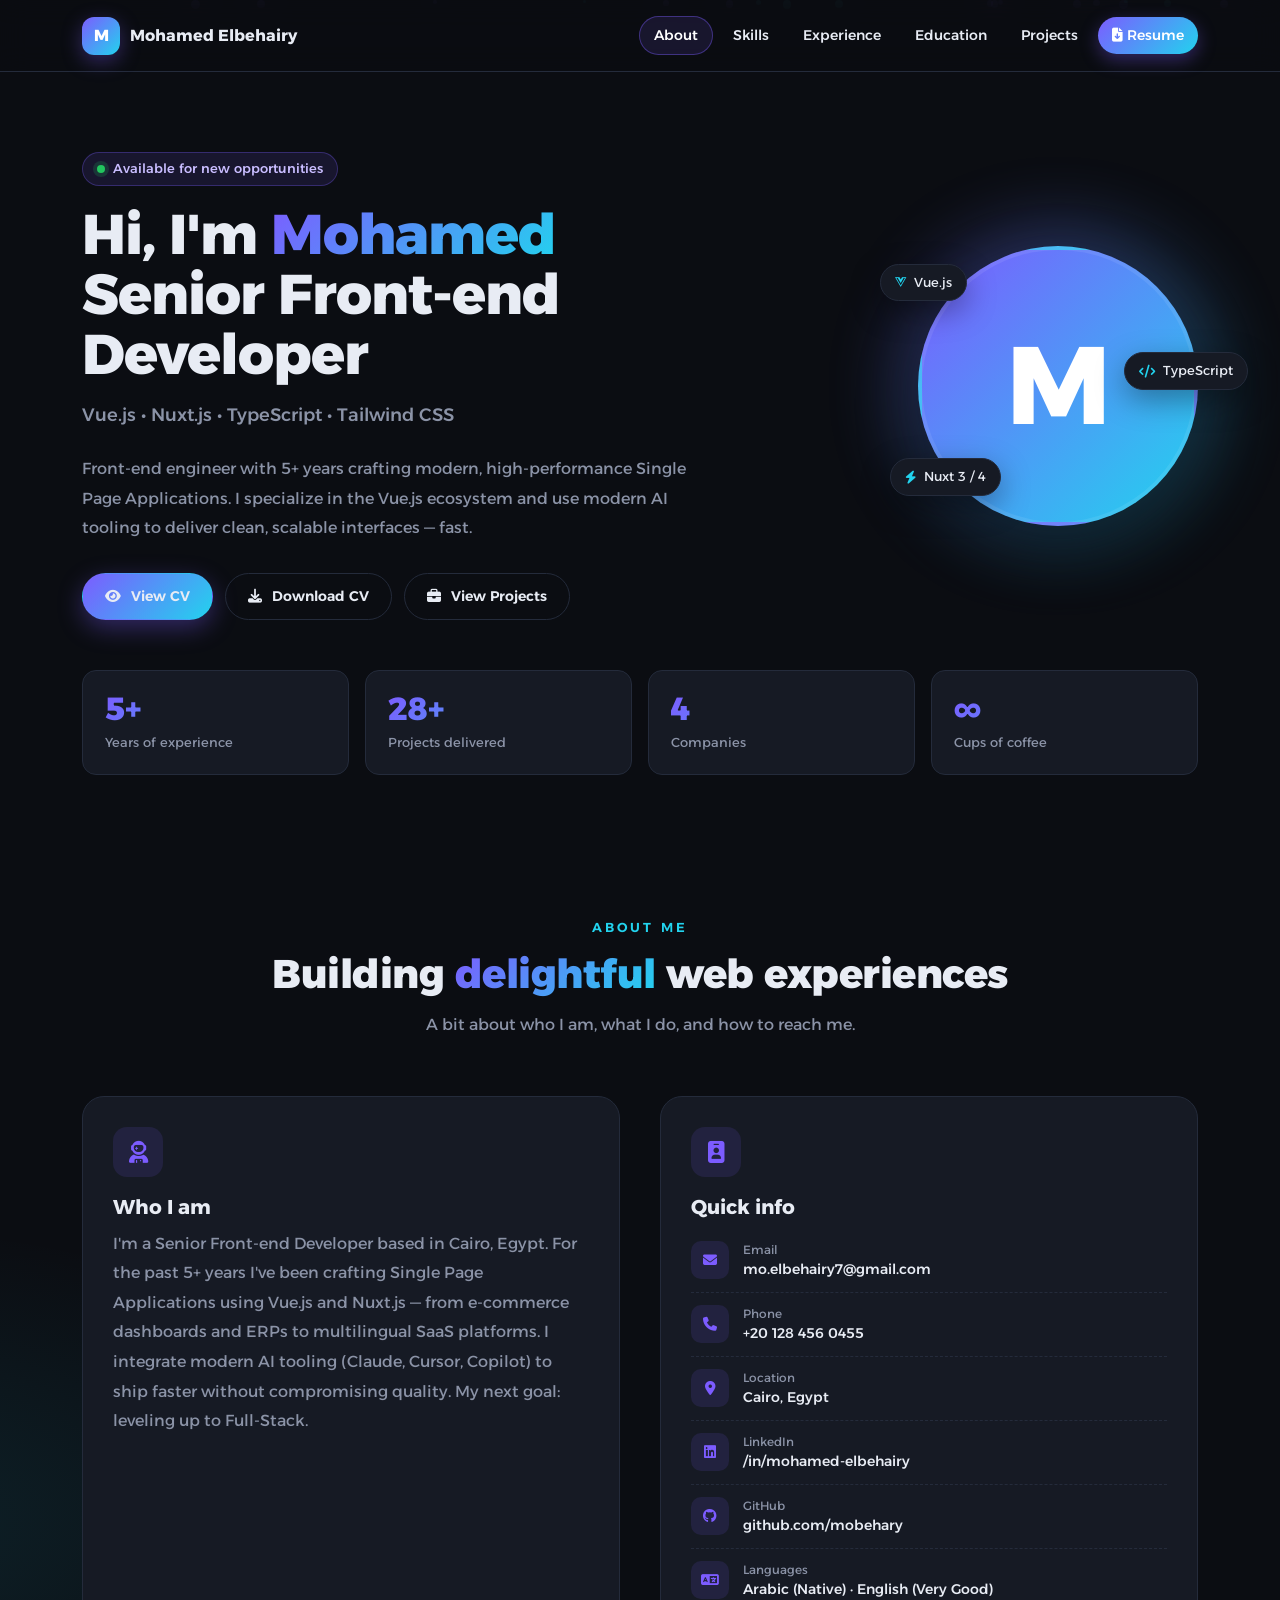
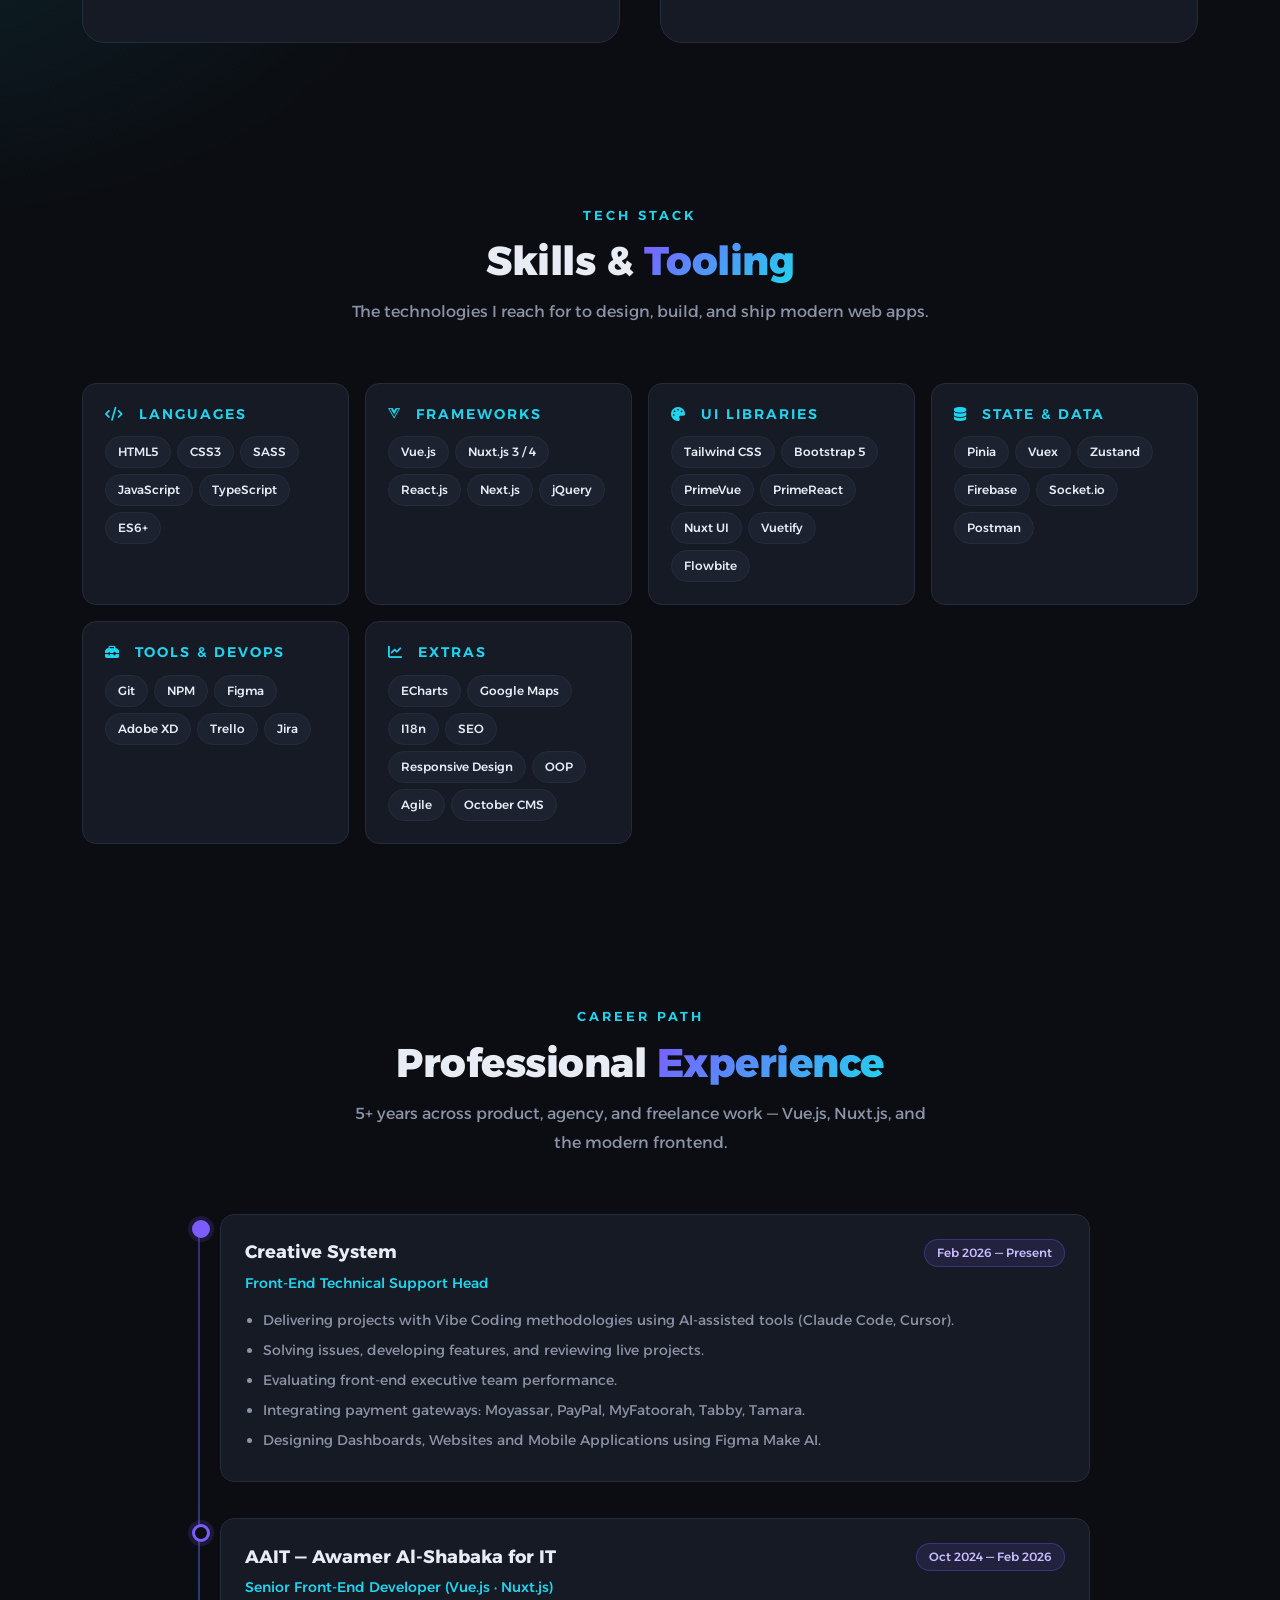
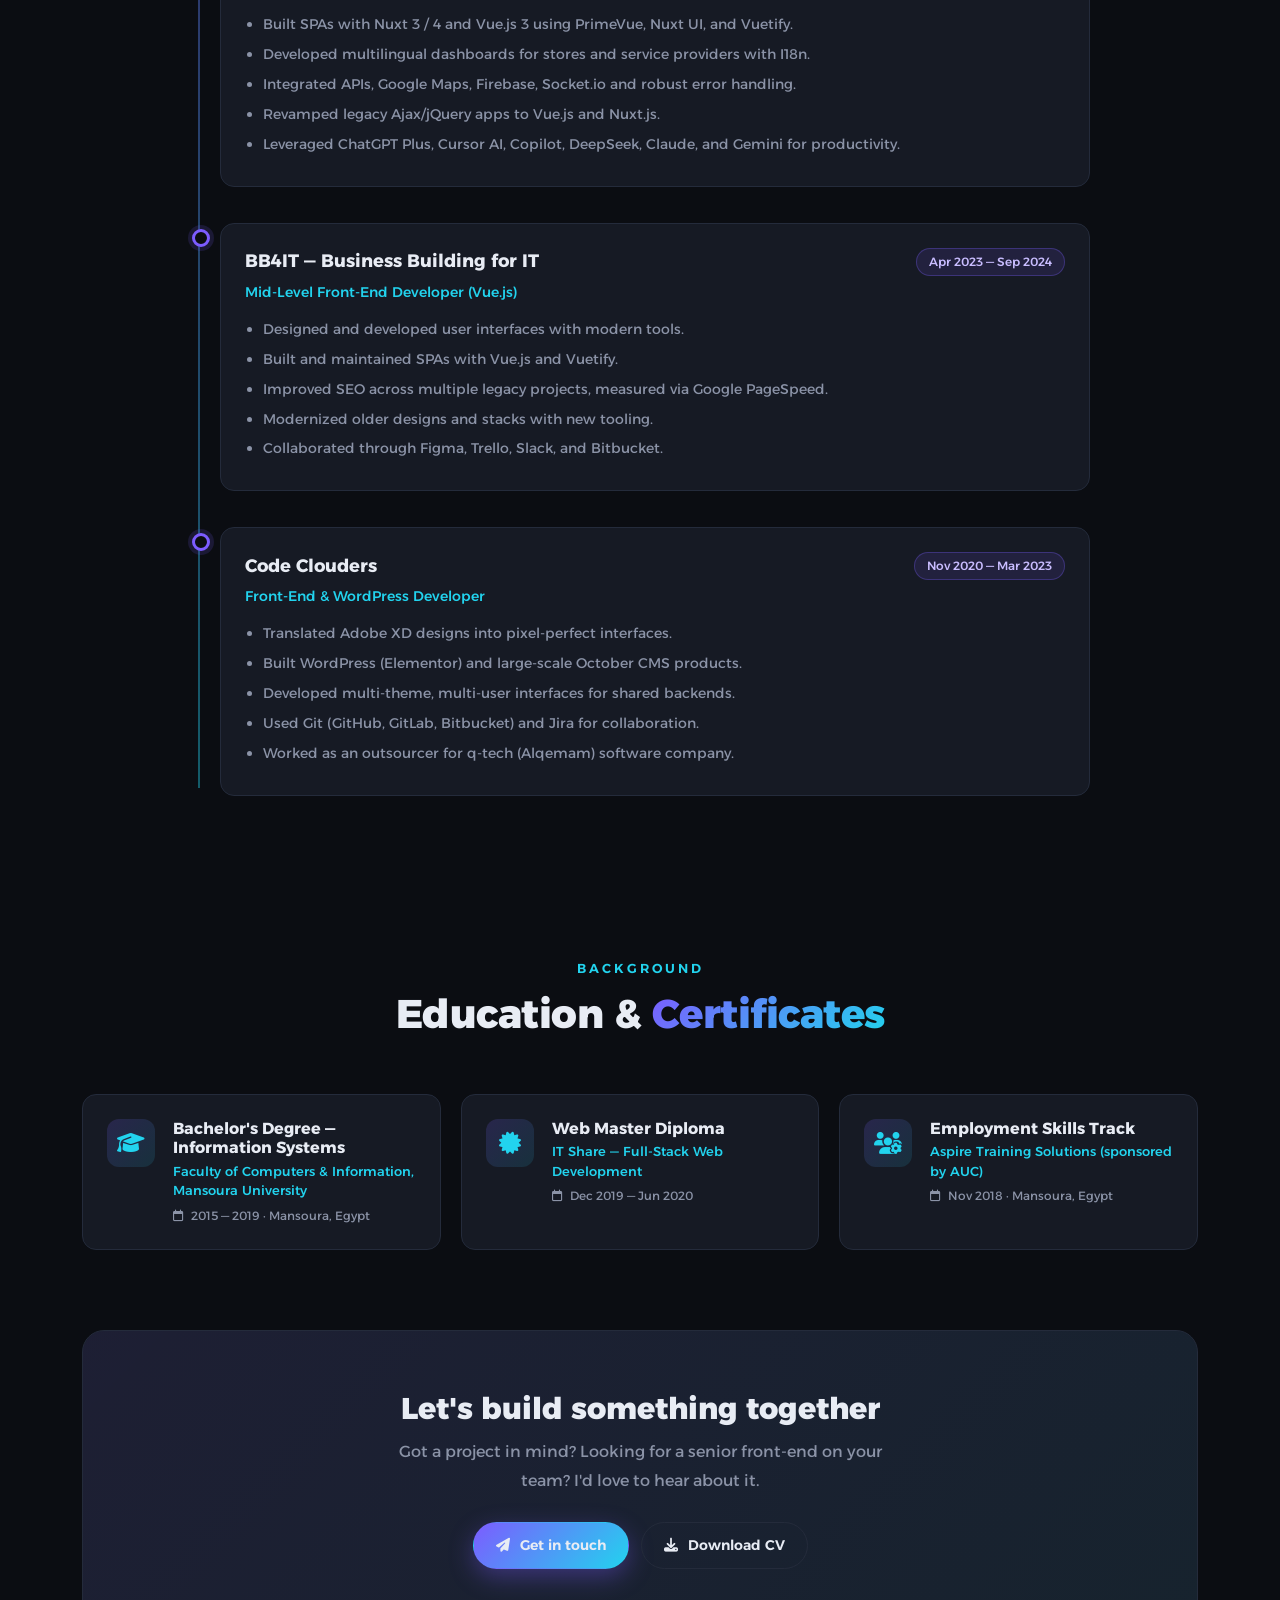
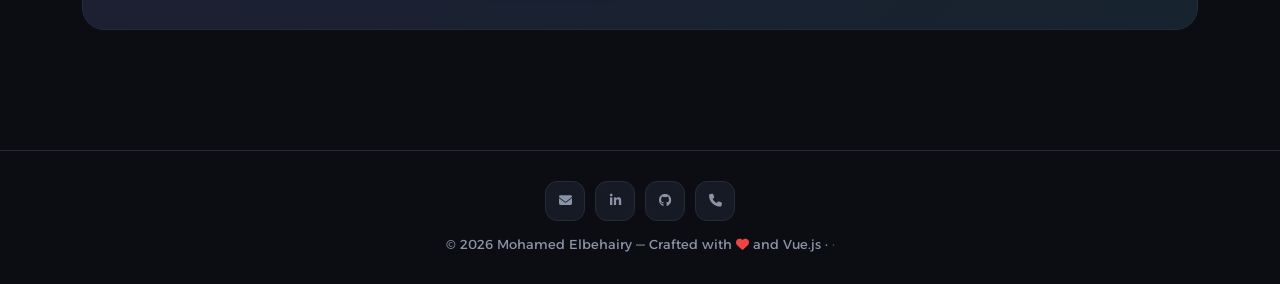
<file: index.html>
<!DOCTYPE html>
<html lang="en">

<head>
  <meta charset="UTF-8">
  <meta name="viewport" content="width=device-width, initial-scale=1.0">
  <meta name="description" content="Mohamed Elbehairy — Senior Front-end Developer (Vue.js | Nuxt.js). 5+ years building modern, performant web applications.">
  <meta name="author" content="Mohamed Elbehairy">
  <link rel="icon" type="image/x-icon" href="assets/images/favicon.svg">
  <link rel="stylesheet" href="assets/fontawesome/css/all.min.css">
  <link rel="stylesheet" href="assets/bootstrap/bootstrap.css">
  <link rel="stylesheet" href="assets/css/style.css">
  <link rel="stylesheet" href="assets/css/portfolio.css">
  <title>Mohamed Elbehairy — Senior Front-end Developer</title>
</head>

<body class="pf-body">

  <!-- Background particles -->
  <div class="pf-bg-shapes" id="bgShapes"></div>

  <!-- Navigation -->
  <header class="pf-nav">
    <div class="container">
      <nav class="pf-nav-inner">
        <a href="index.html" class="pf-brand">
          <span class="pf-logo">M</span>
          <span>Mohamed Elbehairy</span>
        </a>
        <ul class="pf-nav-links" id="navLinks">
          <li><a href="#about" class="active">About</a></li>
          <li><a href="#skills">Skills</a></li>
          <li><a href="#experience">Experience</a></li>
          <li><a href="#education">Education</a></li>
          <li><a href="projects.html">Projects</a></li>
          <li><a href="assets/cv.pdf" target="_blank" class="pf-nav-cta"><i class="fa-solid fa-file-arrow-down"></i> Resume</a></li>
        </ul>
        <button class="pf-burger" id="burgerBtn" aria-label="Toggle menu">
          <i class="fa-solid fa-bars"></i>
        </button>
      </nav>
    </div>
  </header>

  <main>

    <!-- HERO -->
    <section class="pf-hero" id="about">
      <div class="container">
        <div class="pf-hero-grid">
          <div class="pf-hero-text pf-reveal">
            <span class="pf-eyebrow"><span class="pf-dot"></span> Available for new opportunities</span>
            <h1>Hi, I'm <span class="pf-grad-text">Mohamed</span><br>Senior Front-end Developer</h1>
            <p class="pf-role">Vue.js • Nuxt.js • TypeScript • Tailwind CSS</p>
            <p class="pf-bio">
              Front-end engineer with 5+ years crafting modern, high-performance Single Page Applications.
              I specialize in the Vue.js ecosystem and use modern AI tooling to deliver clean, scalable interfaces — fast.
            </p>
            <div class="pf-hero-actions">
              <a href="assets/cv.pdf" target="_blank" rel="noopener" class="pf-btn pf-btn-primary">
                <i class="fa-solid fa-eye"></i> View CV
              </a>
              <a href="assets/cv.pdf" download="Mohamed-Elbehairy-CV.pdf" class="pf-btn pf-btn-ghost">
                <i class="fa-solid fa-download"></i> Download CV
              </a>
              <a href="projects.html" class="pf-btn pf-btn-ghost">
                <i class="fa-solid fa-briefcase"></i> View Projects
              </a>
            </div>
          </div>

          <div class="pf-avatar-wrap pf-reveal">
            <div class="pf-avatar">M</div>
            <span class="pf-avatar-chip chip-1"><i class="fa-brands fa-vuejs"></i> Vue.js</span>
            <span class="pf-avatar-chip chip-2"><i class="fa-solid fa-bolt"></i> Nuxt 3 / 4</span>
            <span class="pf-avatar-chip chip-3"><i class="fa-solid fa-code"></i> TypeScript</span>
          </div>
        </div>

        <!-- Stats -->
        <div class="pf-stats pf-reveal">
          <div class="pf-stat"><div class="pf-stat-num">5+</div><div class="pf-stat-label">Years of experience</div></div>
          <div class="pf-stat"><div class="pf-stat-num">28+</div><div class="pf-stat-label">Projects delivered</div></div>
          <div class="pf-stat"><div class="pf-stat-num">4</div><div class="pf-stat-label">Companies</div></div>
          <div class="pf-stat"><div class="pf-stat-num">∞</div><div class="pf-stat-label">Cups of coffee</div></div>
        </div>
      </div>
    </section>

    <!-- ABOUT -->
    <section class="pf-section">
      <div class="container">
        <div class="pf-section-head pf-reveal">
          <span class="pf-kicker">About me</span>
          <h2>Building <span class="pf-grad-text">delightful</span> web experiences</h2>
          <p>A bit about who I am, what I do, and how to reach me.</p>
        </div>

        <div class="pf-about-grid">
          <div class="pf-card pf-reveal">
            <div class="pf-card-icon"><i class="fa-solid fa-user-astronaut"></i></div>
            <h4>Who I am</h4>
            <p>
              I'm a Senior Front-end Developer based in Cairo, Egypt. For the past 5+ years I've been
              crafting Single Page Applications using Vue.js and Nuxt.js — from e-commerce dashboards
              and ERPs to multilingual SaaS platforms. I integrate modern AI tooling (Claude, Cursor,
              Copilot) to ship faster without compromising quality. My next goal: leveling up to Full-Stack.
            </p>
          </div>

          <div class="pf-card pf-reveal">
            <div class="pf-card-icon"><i class="fa-solid fa-id-badge"></i></div>
            <h4>Quick info</h4>
            <ul class="pf-info-list">
              <li>
                <div class="pf-info-icon"><i class="fa-solid fa-envelope"></i></div>
                <div>
                  <span class="pf-info-label">Email</span>
                  <a href="mailto:mo.elbehairy7@gmail.com" class="pf-info-val">mo.elbehairy7@gmail.com</a>
                </div>
              </li>
              <li>
                <div class="pf-info-icon"><i class="fa-solid fa-phone"></i></div>
                <div>
                  <span class="pf-info-label">Phone</span>
                  <a href="tel:+201284560455" class="pf-info-val">+20 128 456 0455</a>
                </div>
              </li>
              <li>
                <div class="pf-info-icon"><i class="fa-solid fa-location-dot"></i></div>
                <div>
                  <span class="pf-info-label">Location</span>
                  <span class="pf-info-val">Cairo, Egypt</span>
                </div>
              </li>
              <li>
                <div class="pf-info-icon"><i class="fa-brands fa-linkedin"></i></div>
                <div>
                  <span class="pf-info-label">LinkedIn</span>
                  <a href="https://linkedin.com/in/mohamed-elbehairy-969a54203" target="_blank" rel="noopener" class="pf-info-val">/in/mohamed-elbehairy</a>
                </div>
              </li>
              <li>
                <div class="pf-info-icon"><i class="fa-brands fa-github"></i></div>
                <div>
                  <span class="pf-info-label">GitHub</span>
                  <a href="https://github.com/mobehary" target="_blank" rel="noopener" class="pf-info-val">github.com/mobehary</a>
                </div>
              </li>
              <li>
                <div class="pf-info-icon"><i class="fa-solid fa-language"></i></div>
                <div>
                  <span class="pf-info-label">Languages</span>
                  <span class="pf-info-val">Arabic (Native) · English (Very Good)</span>
                </div>
              </li>
            </ul>
          </div>
        </div>
      </div>
    </section>

    <!-- SKILLS -->
    <section class="pf-section" id="skills">
      <div class="container">
        <div class="pf-section-head pf-reveal">
          <span class="pf-kicker">Tech stack</span>
          <h2>Skills & <span class="pf-grad-text">Tooling</span></h2>
          <p>The technologies I reach for to design, build, and ship modern web apps.</p>
        </div>

        <div class="pf-skills-grid">
          <div class="pf-skill-group pf-reveal">
            <h5><i class="fa-solid fa-code me-2"></i> Languages</h5>
            <div class="pf-skill-tags">
              <span class="pf-tag">HTML5</span>
              <span class="pf-tag">CSS3</span>
              <span class="pf-tag">SASS</span>
              <span class="pf-tag">JavaScript</span>
              <span class="pf-tag">TypeScript</span>
              <span class="pf-tag">ES6+</span>
            </div>
          </div>

          <div class="pf-skill-group pf-reveal">
            <h5><i class="fa-brands fa-vuejs me-2"></i> Frameworks</h5>
            <div class="pf-skill-tags">
              <span class="pf-tag">Vue.js</span>
              <span class="pf-tag">Nuxt.js 3 / 4</span>
              <span class="pf-tag">React.js</span>
              <span class="pf-tag">Next.js</span>
              <span class="pf-tag">jQuery</span>
            </div>
          </div>

          <div class="pf-skill-group pf-reveal">
            <h5><i class="fa-solid fa-palette me-2"></i> UI Libraries</h5>
            <div class="pf-skill-tags">
              <span class="pf-tag">Tailwind CSS</span>
              <span class="pf-tag">Bootstrap 5</span>
              <span class="pf-tag">PrimeVue</span>
              <span class="pf-tag">PrimeReact</span>
              <span class="pf-tag">Nuxt UI</span>
              <span class="pf-tag">Vuetify</span>
              <span class="pf-tag">Flowbite</span>
            </div>
          </div>

          <div class="pf-skill-group pf-reveal">
            <h5><i class="fa-solid fa-database me-2"></i> State & Data</h5>
            <div class="pf-skill-tags">
              <span class="pf-tag">Pinia</span>
              <span class="pf-tag">Vuex</span>
              <span class="pf-tag">Zustand</span>
              <span class="pf-tag">Firebase</span>
              <span class="pf-tag">Socket.io</span>
              <span class="pf-tag">Postman</span>
            </div>
          </div>

          <div class="pf-skill-group pf-reveal">
            <h5><i class="fa-solid fa-toolbox me-2"></i> Tools & DevOps</h5>
            <div class="pf-skill-tags">
              <span class="pf-tag">Git</span>
              <span class="pf-tag">NPM</span>
              <span class="pf-tag">Figma</span>
              <span class="pf-tag">Adobe XD</span>
              <span class="pf-tag">Trello</span>
              <span class="pf-tag">Jira</span>
            </div>
          </div>

          <div class="pf-skill-group pf-reveal">
            <h5><i class="fa-solid fa-chart-line me-2"></i> Extras</h5>
            <div class="pf-skill-tags">
              <span class="pf-tag">ECharts</span>
              <span class="pf-tag">Google Maps</span>
              <span class="pf-tag">I18n</span>
              <span class="pf-tag">SEO</span>
              <span class="pf-tag">Responsive Design</span>
              <span class="pf-tag">OOP</span>
              <span class="pf-tag">Agile</span>
              <span class="pf-tag">October CMS</span>
            </div>
          </div>
        </div>
      </div>
    </section>

    <!-- EXPERIENCE -->
    <section class="pf-section" id="experience">
      <div class="container">
        <div class="pf-section-head pf-reveal">
          <span class="pf-kicker">Career path</span>
          <h2>Professional <span class="pf-grad-text">Experience</span></h2>
          <p>5+ years across product, agency, and freelance work — Vue.js, Nuxt.js, and the modern frontend.</p>
        </div>

        <div class="pf-timeline">
          <div class="pf-tl-item current pf-reveal">
            <div class="pf-tl-card">
              <div class="pf-tl-head">
                <h4>Creative System</h4>
                <span class="pf-tl-date">Feb 2026 — Present</span>
              </div>
              <div class="pf-tl-role">Front-End Technical Support Head</div>
              <ul class="pf-tl-list">
                <li>Delivering projects with Vibe Coding methodologies using AI-assisted tools (Claude Code, Cursor).</li>
                <li>Solving issues, developing features, and reviewing live projects.</li>
                <li>Evaluating front-end executive team performance.</li>
                <li>Integrating payment gateways: Moyassar, PayPal, MyFatoorah, Tabby, Tamara.</li>
                <li>Designing Dashboards, Websites and Mobile Applications using Figma Make AI.</li>
              </ul>
            </div>
          </div>

          <div class="pf-tl-item pf-reveal">
            <div class="pf-tl-card">
              <div class="pf-tl-head">
                <h4>AAIT — Awamer Al-Shabaka for IT</h4>
                <span class="pf-tl-date">Oct 2024 — Feb 2026</span>
              </div>
              <div class="pf-tl-role">Senior Front-End Developer (Vue.js · Nuxt.js)</div>
              <ul class="pf-tl-list">
                <li>Built SPAs with Nuxt 3 / 4 and Vue.js 3 using PrimeVue, Nuxt UI, and Vuetify.</li>
                <li>Developed multilingual dashboards for stores and service providers with I18n.</li>
                <li>Integrated APIs, Google Maps, Firebase, Socket.io and robust error handling.</li>
                <li>Revamped legacy Ajax/jQuery apps to Vue.js and Nuxt.js.</li>
                <li>Leveraged ChatGPT Plus, Cursor AI, Copilot, DeepSeek, Claude, and Gemini for productivity.</li>
              </ul>
            </div>
          </div>

          <div class="pf-tl-item pf-reveal">
            <div class="pf-tl-card">
              <div class="pf-tl-head">
                <h4>BB4IT — Business Building for IT</h4>
                <span class="pf-tl-date">Apr 2023 — Sep 2024</span>
              </div>
              <div class="pf-tl-role">Mid-Level Front-End Developer (Vue.js)</div>
              <ul class="pf-tl-list">
                <li>Designed and developed user interfaces with modern tools.</li>
                <li>Built and maintained SPAs with Vue.js and Vuetify.</li>
                <li>Improved SEO across multiple legacy projects, measured via Google PageSpeed.</li>
                <li>Modernized older designs and stacks with new tooling.</li>
                <li>Collaborated through Figma, Trello, Slack, and Bitbucket.</li>
              </ul>
            </div>
          </div>

          <div class="pf-tl-item pf-reveal">
            <div class="pf-tl-card">
              <div class="pf-tl-head">
                <h4>Code Clouders</h4>
                <span class="pf-tl-date">Nov 2020 — Mar 2023</span>
              </div>
              <div class="pf-tl-role">Front-End & WordPress Developer</div>
              <ul class="pf-tl-list">
                <li>Translated Adobe XD designs into pixel-perfect interfaces.</li>
                <li>Built WordPress (Elementor) and large-scale October CMS products.</li>
                <li>Developed multi-theme, multi-user interfaces for shared backends.</li>
                <li>Used Git (GitHub, GitLab, Bitbucket) and Jira for collaboration.</li>
                <li>Worked as an outsourcer for q-tech (Alqemam) software company.</li>
              </ul>
            </div>
          </div>
        </div>
      </div>
    </section>

    <!-- EDUCATION -->
    <section class="pf-section" id="education">
      <div class="container">
        <div class="pf-section-head pf-reveal">
          <span class="pf-kicker">Background</span>
          <h2>Education & <span class="pf-grad-text">Certificates</span></h2>
        </div>

        <div class="pf-edu-grid">
          <div class="pf-edu-card pf-reveal">
            <div class="pf-edu-icon"><i class="fa-solid fa-graduation-cap"></i></div>
            <div>
              <h4>Bachelor's Degree — Information Systems</h4>
              <div class="pf-edu-org">Faculty of Computers & Information, Mansoura University</div>
              <div class="pf-edu-meta"><i class="fa-regular fa-calendar me-1"></i> 2015 — 2019 · Mansoura, Egypt</div>
            </div>
          </div>

          <div class="pf-edu-card pf-reveal">
            <div class="pf-edu-icon"><i class="fa-solid fa-certificate"></i></div>
            <div>
              <h4>Web Master Diploma</h4>
              <div class="pf-edu-org">IT Share — Full-Stack Web Development</div>
              <div class="pf-edu-meta"><i class="fa-regular fa-calendar me-1"></i> Dec 2019 — Jun 2020</div>
            </div>
          </div>

          <div class="pf-edu-card pf-reveal">
            <div class="pf-edu-icon"><i class="fa-solid fa-users-gear"></i></div>
            <div>
              <h4>Employment Skills Track</h4>
              <div class="pf-edu-org">Aspire Training Solutions (sponsored by AUC)</div>
              <div class="pf-edu-meta"><i class="fa-regular fa-calendar me-1"></i> Nov 2018 · Mansoura, Egypt</div>
            </div>
          </div>
        </div>
      </div>
    </section>

    <!-- CTA -->
    <section class="pf-section" style="padding-top:0;">
      <div class="container">
        <div class="pf-cta pf-reveal">
          <h3>Let's build something <span class="pf-grad-text">together</span></h3>
          <p>Got a project in mind? Looking for a senior front-end on your team? I'd love to hear about it.</p>
          <div class="pf-cta-actions">
            <a href="mailto:mo.elbehairy7@gmail.com" class="pf-btn pf-btn-primary">
              <i class="fa-solid fa-paper-plane"></i> Get in touch
            </a>
            <a href="assets/cv.pdf" download="Mohamed-Elbehairy-CV.pdf" class="pf-btn pf-btn-ghost">
              <i class="fa-solid fa-download"></i> Download CV
            </a>
          </div>
        </div>
      </div>
    </section>

  </main>

  <!-- Footer -->
  <footer class="pf-footer">
    <div class="container">
      <div class="pf-socials">
        <a href="mailto:mo.elbehairy7@gmail.com" aria-label="Email"><i class="fa-solid fa-envelope"></i></a>
        <a href="https://linkedin.com/in/mohamed-elbehairy-969a54203" target="_blank" rel="noopener" aria-label="LinkedIn"><i class="fa-brands fa-linkedin-in"></i></a>
        <a href="https://github.com/mobehary" target="_blank" rel="noopener" aria-label="GitHub"><i class="fa-brands fa-github"></i></a>
        <a href="tel:+201284560455" aria-label="Phone"><i class="fa-solid fa-phone"></i></a>
      </div>
      <div>&copy; <span id="year"></span> Mohamed Elbehairy — Crafted with <i class="fa-solid fa-heart" style="color:#ef4444"></i> and Vue.js · <a href="admin.html" style="color:var(--pf-muted); opacity:0.5;" title="Admin">·</a></div>
    </div>
  </footer>

  <script src="assets/js/jquery.js"></script>
  <script src="assets/bootstrap/bootstrap.js"></script>
  <script src="assets/js/portfolio.js"></script>
</body>

</html>
</file>
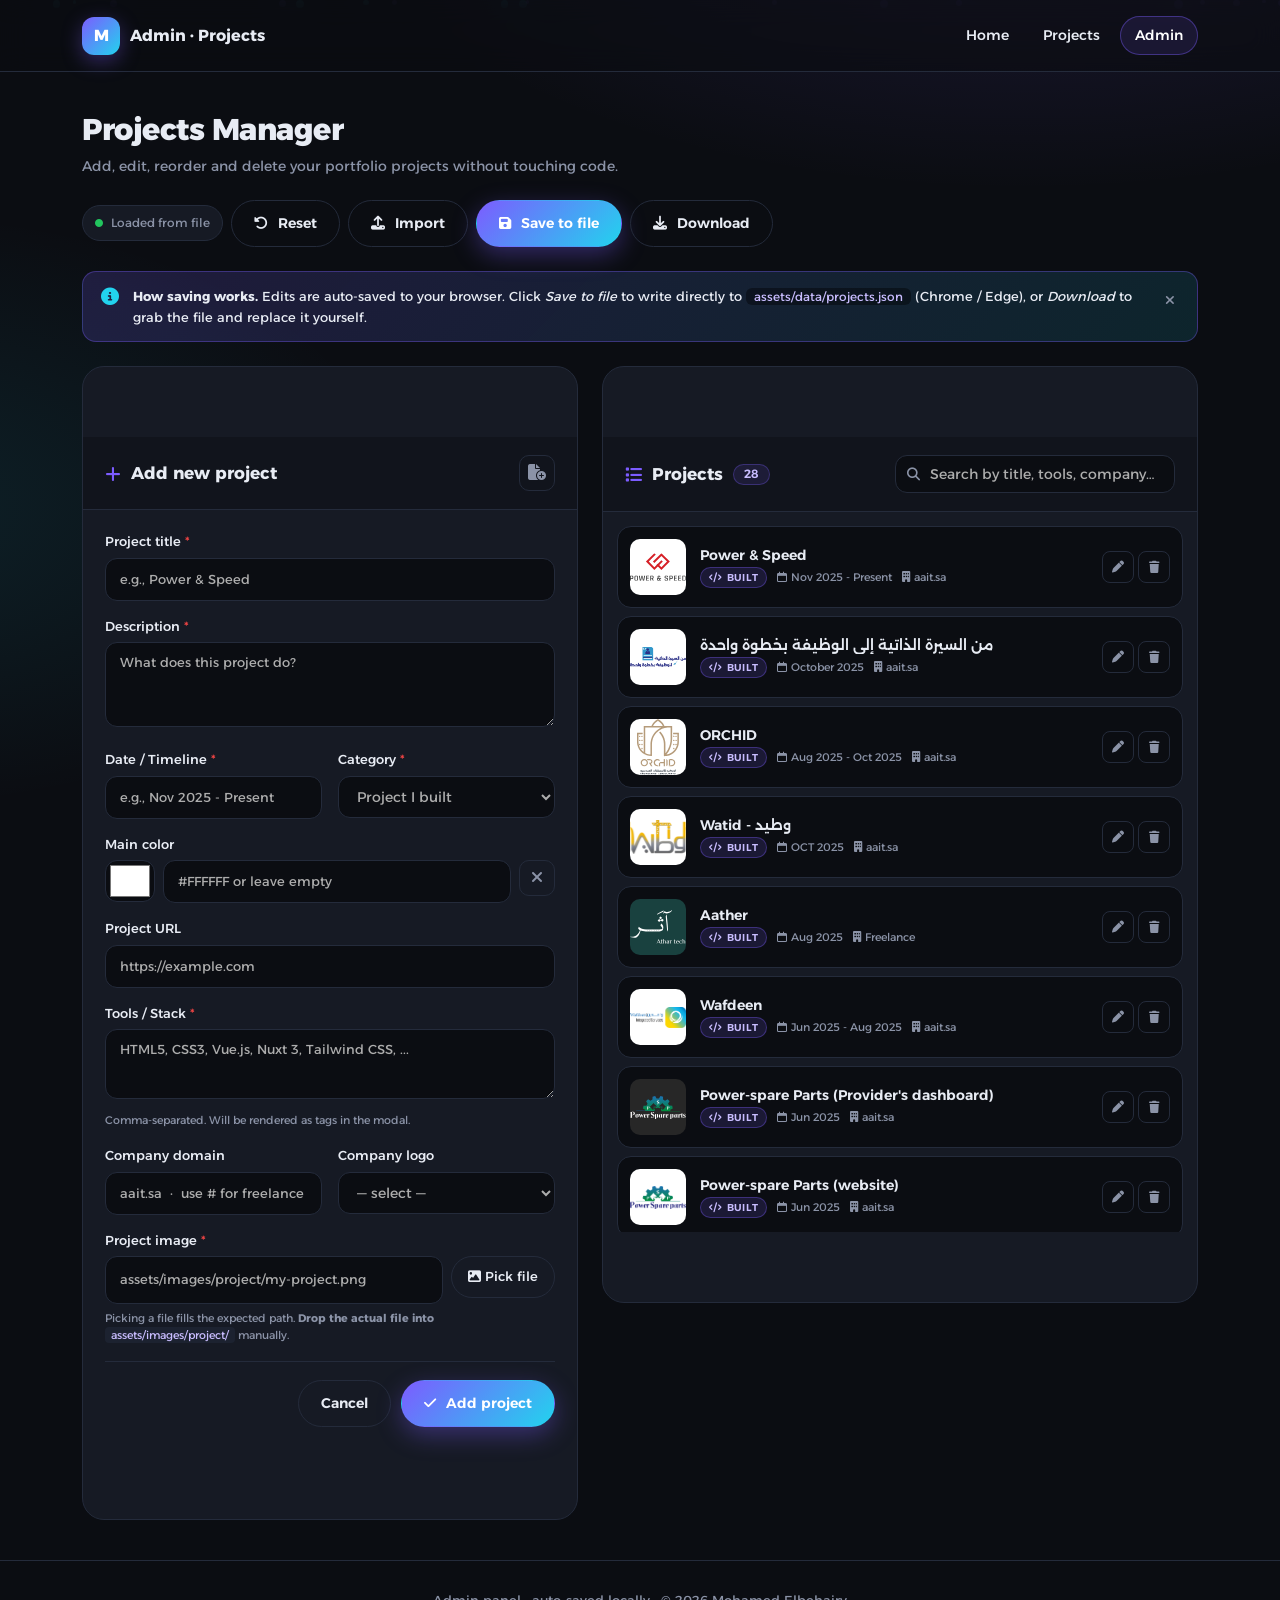
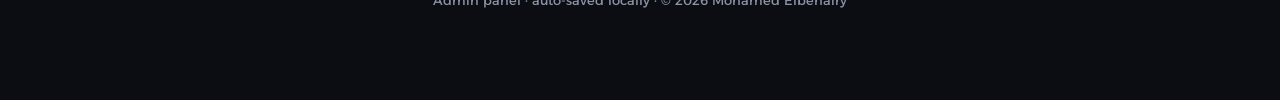
<file: admin.html>
<!DOCTYPE html>
<html lang="en">

<head>
  <meta charset="UTF-8">
  <meta name="viewport" content="width=device-width, initial-scale=1.0">
  <meta name="robots" content="noindex, nofollow">
  <link rel="icon" type="image/x-icon" href="assets/images/favicon.svg">
  <link rel="stylesheet" href="assets/fontawesome/css/all.min.css">
  <link rel="stylesheet" href="assets/bootstrap/bootstrap.css">
  <link rel="stylesheet" href="assets/css/style.css">
  <link rel="stylesheet" href="assets/css/portfolio.css">
  <link rel="stylesheet" href="assets/css/admin.css">
  <title>Admin · Manage Projects</title>
</head>

<body class="pf-body admin-body">
  <div class="pf-bg-shapes" id="bgShapes"></div>

  <header class="pf-nav">
    <div class="container">
      <nav class="pf-nav-inner">
        <a href="index.html" class="pf-brand">
          <span class="pf-logo">M</span>
          <span>Admin · Projects</span>
        </a>
        <ul class="pf-nav-links" id="navLinks">
          <li><a href="index.html">Home</a></li>
          <li><a href="projects.html">Projects</a></li>
          <li><a href="admin.html" class="active">Admin</a></li>
        </ul>
      </nav>
    </div>
  </header>

  <main class="container admin-container">

    <!-- Top toolbar -->
    <div class="admin-toolbar">
      <div>
        <h1 class="admin-title">Projects Manager</h1>
        <p class="admin-subtitle">Add, edit, reorder and delete your portfolio projects without touching code.</p>
      </div>
      <div class="admin-toolbar-actions">
        <span class="admin-status" id="adminStatus"><i class="fa-solid fa-circle"></i> Loading…</span>
        <button class="pf-btn pf-btn-ghost" id="btnReset" title="Re-load original projects.json">
          <i class="fa-solid fa-rotate-left"></i> Reset
        </button>
        <button class="pf-btn pf-btn-ghost" id="btnImport">
          <i class="fa-solid fa-upload"></i> Import
        </button>
        <input type="file" id="fileImport" accept="application/json" hidden>
        <button class="pf-btn pf-btn-primary" id="btnSave">
          <i class="fa-solid fa-floppy-disk"></i> Save to file
        </button>
        <button class="pf-btn pf-btn-ghost" id="btnDownload" title="Download as projects.json">
          <i class="fa-solid fa-download"></i> Download
        </button>
      </div>
    </div>

    <!-- Banner / hint -->
    <div class="admin-banner" id="adminBanner">
      <i class="fa-solid fa-circle-info"></i>
      <div>
        <strong>How saving works.</strong>
        Edits are auto-saved to your browser. Click <em>Save to file</em> to write directly to
        <code>assets/data/projects.json</code> (Chrome / Edge), or <em>Download</em> to grab the file and replace it yourself.
      </div>
      <button class="admin-banner-close" id="bannerClose" aria-label="Dismiss"><i class="fa-solid fa-xmark"></i></button>
    </div>

    <div class="admin-grid">

      <!-- LEFT — Form -->
      <section class="admin-card admin-form-card">
        <header class="admin-card-head">
          <h2 id="formTitle"><i class="fa-solid fa-plus"></i> Add new project</h2>
          <button class="admin-icon-btn" id="btnNew" title="Clear form / new project">
            <i class="fa-solid fa-file-circle-plus"></i>
          </button>
        </header>

        <form id="projectForm" autocomplete="off" novalidate>
          <input type="hidden" id="fId">

          <div class="form-row">
            <label for="fTitle">Project title <span class="req">*</span></label>
            <input type="text" id="fTitle" required placeholder="e.g., Power & Speed">
          </div>

          <div class="form-row">
            <label for="fDescription">Description <span class="req">*</span></label>
            <textarea id="fDescription" rows="3" required placeholder="What does this project do?"></textarea>
          </div>

          <div class="form-grid-2">
            <div class="form-row">
              <label for="fStartDate">Date / Timeline <span class="req">*</span></label>
              <input type="text" id="fStartDate" required placeholder="e.g., Nov 2025 - Present">
            </div>
            <div class="form-row">
              <label for="fCategory">Category <span class="req">*</span></label>
              <select id="fCategory" required>
                <option value="development">Project I built</option>
                <option value="support">Support project</option>
              </select>
            </div>
          </div>

          <div class="form-row">
            <label for="fMainColor">Main color</label>
            <div class="color-row">
              <input type="color" id="fMainColorPicker" value="#ffffff">
              <input type="text" id="fMainColor" placeholder="#FFFFFF or leave empty">
              <button type="button" class="admin-icon-btn" id="btnClearColor" title="Clear color"><i class="fa-solid fa-xmark"></i></button>
            </div>
          </div>

          <div class="form-row">
            <label for="fLink">Project URL</label>
            <input type="url" id="fLink" placeholder="https://example.com">
          </div>

          <div class="form-row">
            <label for="fTools">Tools / Stack <span class="req">*</span></label>
            <textarea id="fTools" rows="2" required placeholder="HTML5, CSS3, Vue.js, Nuxt 3, Tailwind CSS, ..."></textarea>
            <small class="hint">Comma-separated. Will be rendered as tags in the modal.</small>
          </div>

          <div class="form-grid-2">
            <div class="form-row">
              <label for="fCompany">Company domain</label>
              <input type="text" id="fCompany" placeholder="aait.sa  ·  use # for freelance">
            </div>
            <div class="form-row">
              <label for="fCompanyLogo">Company logo</label>
              <select id="fCompanyLogo">
                <option value="">— select —</option>
                <option value="assets/images/company/aait.svg">AAIT</option>
                <option value="assets/images/company/bb4it.webp">BB4IT</option>
                <option value="assets/images/company/codeClouders.webp">Code Clouders</option>
                <option value="assets/images/company/cs.png">Creative System</option>
                <option value="assets/images/company/freelance.png">Freelance</option>
              </select>
            </div>
          </div>

          <div class="form-row">
            <label for="fImage">Project image <span class="req">*</span></label>
            <div class="image-picker">
              <input type="text" id="fImage" required placeholder="assets/images/project/my-project.png">
              <label class="pf-btn pf-btn-ghost upload-btn" for="fImageFile">
                <i class="fa-solid fa-image"></i> Pick file
              </label>
              <input type="file" id="fImageFile" accept="image/*" hidden>
            </div>
            <small class="hint">
              Picking a file fills the expected path. <strong>Drop the actual file into</strong>
              <code>assets/images/project/</code> manually.
            </small>
            <div class="image-preview" id="imagePreview" style="display:none;">
              <img id="imagePreviewImg" alt="Preview">
            </div>
          </div>

          <div class="form-actions">
            <button type="button" class="pf-btn pf-btn-ghost" id="btnCancel">Cancel</button>
            <button type="submit" class="pf-btn pf-btn-primary" id="btnSubmit">
              <i class="fa-solid fa-check"></i> <span id="submitText">Add project</span>
            </button>
          </div>
        </form>
      </section>

      <!-- RIGHT — Projects List -->
      <section class="admin-card admin-list-card">
        <header class="admin-card-head">
          <h2><i class="fa-solid fa-list"></i> Projects <span class="admin-count" id="projectsCount">0</span></h2>
          <div class="admin-search">
            <i class="fa-solid fa-magnifying-glass"></i>
            <input type="text" id="searchInput" placeholder="Search by title, tools, company…">
          </div>
        </header>

        <div class="admin-list" id="projectsList">
          <div class="admin-empty"><i class="fa-regular fa-folder-open"></i> No projects yet.</div>
        </div>
      </section>

    </div>

    <!-- Confirm delete modal -->
    <div class="modal fade pf-modal" id="confirmDeleteModal" tabindex="-1" aria-hidden="true">
      <div class="modal-dialog modal-dialog-centered">
        <div class="modal-content" style="max-width:480px;">
          <div class="modal-header">
            <h5 class="modal-title"><i class="fa-solid fa-triangle-exclamation me-2" style="color:#f59e0b;"></i> Confirm delete</h5>
            <button type="button" class="btn-close" data-bs-dismiss="modal" aria-label="Close"></button>
          </div>
          <div class="modal-body">
            <div class="pf-modal-content">
              <p>You're about to delete <strong id="deleteName">this project</strong>. This change is saved locally — you can undo by clicking <em>Reset</em>.</p>
            </div>
          </div>
          <div class="pf-modal-footer">
            <button type="button" class="pf-btn pf-btn-ghost" data-bs-dismiss="modal">Cancel</button>
            <button type="button" class="pf-btn" id="confirmDeleteBtn" style="background:#ef4444; color:#fff;">
              <i class="fa-solid fa-trash"></i> Delete
            </button>
          </div>
        </div>
      </div>
    </div>

    <!-- Toast -->
    <div class="admin-toast" id="adminToast"></div>

  </main>

  <footer class="pf-footer">
    <div class="container">
      <div>Admin panel · auto-saved locally · &copy; <span id="year"></span> Mohamed Elbehairy</div>
    </div>
  </footer>

  <script src="assets/js/jquery.js"></script>
  <script src="assets/bootstrap/bootstrap.js"></script>
  <script src="assets/js/portfolio.js"></script>
  <script src="assets/js/admin.js"></script>
</body>

</html>
</file>
<file: assets/css/style.css>
@import url("../fonts/alexandria.css");
* {
  padding: 0;
  margin: 0;
  box-sizing: border-box;
}
body {
  font-size: 16px;
  font-family: "Alexandria", sans-serif;
}
/* Keep Font Awesome's own font-family intact */
.fa, .fas, .far, .fab, .fa-solid, .fa-regular, .fa-brands, .fa-light, .fa-thin, .fa-duotone,
[class*=" fa-"], [class^="fa-"] {
  font-family: var(--fa-style-family, "Font Awesome 6 Free") !important;
}
.fa-brands, .fab { font-family: "Font Awesome 6 Brands" !important; }

.overlay-background {
  background-blend-mode: overlay;
  background-repeat: no-repeat;
  background-size: cover;
  background-position: center center;
}

.navbar-toggler {
  border: 1px solid #FFF;
}
.navbar-toggler:focus {
  box-shadow: unset !important;
}

.otp-item:focus-visible {
  outline: #000;
}

.bt-none {
  border-top: none !important;
}

.bb-none {
  border-bottom: none !important;
}

input[type=radio] {
  accent-color: #333333;
}

input[type=checkbox] {
  accent-color: #333333;
}

.navbar-toggler-icon {
  background-image: url("data:image/svg+xml,%3csvg xmlns='http://www.w3.org/2000/svg' viewBox='0 0 30 30'%3e%3cpath stroke='rgba%280, 0, 0, 0.55%29' stroke-linecap='round' stroke-miterlimit='10' stroke-width='2' d='M4 7h22M4 15h22M4 23h22'/%3e%3c/svg%3e");
  filter: invert(1);
}

video[poster] {
  cursor: pointer;
}

[lang=ar] * {
  direction: rtl;
}
[lang=ar] input[type=email] {
  direction: rtl;
}

a {
  text-decoration: none;
}

.text-primary {
  color: #333333 !important;
}

.text-light-primary {
  color: #E58411 !important;
}

.text-secondary {
  color: #FFFFFF !important;
}

.text-acent {
  color: #F8F8F8 !important;
}

.text-default {
  color: #A5A5A5 !important;
}

.bg-primary {
  background-color: #333333 !important;
}

.bg-light-primary {
  background-color: #E58411 !important;
}

.bg-secondary {
  background-color: #FFFFFF !important;
}

.bg-acent {
  background-color: #F8F8F8 !important;
}

.bg-default {
  background-color: #A5A5A5 !important;
}

.font-xxs {
  font-size: 10px;
}

.font-xs {
  font-size: 12px;
}

.font-sm {
  font-size: 14px;
}

.font-normal, p {
  font-size: 16px;
}

.font-regular {
  font-size: 18px;
}

.font-lg {
  font-size: 20px;
}

.font-xl {
  font-size: 22px;
}

.font-xxl, .main-title {
  font-size: 24px;
}

.font-3xl {
  font-size: 28px;
}

.font-4xl {
  font-size: 32px;
}

.font-extra {
  font-size: 36px;
}

.fw-xxs {
  font-weight: 100;
}

.fw-xs {
  font-weight: 200;
}

.fw-sm {
  font-weight: 300;
}

.fw-normal, p {
  font-weight: 400;
}

.fw-regular {
  font-weight: 500;
}

.fw-lg, .main-title {
  font-weight: 600;
}

.fw-xl {
  font-weight: 700;
}

.fw-xxl {
  font-weight: 800;
}

.fw-extra {
  font-weight: 900;
}

.of-contain {
  -o-object-fit: contain;
     object-fit: contain;
}

.of-cover {
  -o-object-fit: cover;
     object-fit: cover;
}

.border-radius-5 {
  border-radius: 5px !important;
}

.border-radius-10 {
  border-radius: 10px !important;
}

.border-radius-15 {
  border-radius: 15px !important;
}

.border-radius-50 {
  border-radius: 50px !important;
}

.modal-dialog-md {
  max-width: 580px;
}

.nice-select {
  display: flex;
  align-items: center;
  padding-right: 18px;
  padding-left: 30px;
}
.nice-select:after {
  left: 12px;
  right: unset;
}
.nice-select ul.list {
  min-width: 100%;
}
.nice-select ul.list li {
  text-align: right;
  padding-right: 10px;
  padding-left: 18px;
  font-size: 14px;
}
.nice-select ul.list li:hover {
  background-color: #D0D0D0 !important;
  color: #333333;
}
.nice-select ul.list .selected {
  background-color: #D0D0D0 !important;
  color: #333333;
}
.nice-select span.current {
  color: #adadad;
}

[lang=en] ul.list li {
  text-align: left;
  padding-left: 10px;
  padding-right: 18px;
}

.border-none {
  border: none !important;
}

.nice-w-100 {
  width: 100%;
  display: flex;
  align-items: center;
}

.order-0 {
  order: 0;
}

.order-1 {
  order: 1;
}

.order-2 {
  order: 2;
}

.order-3 {
  order: 3;
}

.order-4 {
  order: 4;
}

.order-5 {
  order: 5;
}

.order-6 {
  order: 6;
}

.order-7 {
  order: 7;
}

.order-8 {
  order: 8;
}

.order-9 {
  order: 9;
}

.order-10 {
  order: 10;
}

.padding-10 {
  padding: 10px 0px;
}

.padding-20 {
  padding: 20px 0px;
}

.padding-30 {
  padding: 30px 0px;
}

.padding-40 {
  padding: 40px 0px;
}

.padding-50 {
  padding: 50px 0px;
}

.padding-60 {
  padding: 60px 0px;
}

.padding-70 {
  padding: 70px 0px;
}

.padding-80 {
  padding: 80px 0px;
}

.padding-90 {
  padding: 90px 0px;
}

.padding-100 {
  padding: 100px 0px;
}

.max-w-100 {
  max-width: 100%;
}

input {
  height: 50px;
  border-radius: 12px !important;
  overflow: visible;
}
input::-moz-placeholder {
  color: #adadad !important;
  font-size: 14px;
}
input::placeholder {
  color: #adadad !important;
  font-size: 14px;
}

select {
  height: 50px;
  border-radius: 12px !important;
  color: #adadad !important;
  font-size: 14px;
}

textarea {
  border-radius: 12px !important;
}
textarea::-moz-placeholder {
  color: #adadad !important;
  font-size: 14px;
}
textarea::placeholder {
  color: #adadad !important;
  font-size: 14px;
}
textarea option {
  color: #FFFFFF;
}

p {
  line-height: 1.9;
}

.form-control:focus {
  box-shadow: unset !important;
  border-color: #333333;
}

.form-group {
  margin-bottom: 10px;
}

section {
  padding: 70px 0px;
}

.main-title {
  color: #333333;
  line-height: 2;
}
.main-title::after {
  content: "";
  display: block;
  width: 25px;
  height: 2px;
  background: #E58411;
}

@media (max-width: 550px) {
  .font-xxs {
    font-size: 6px;
  }
  .font-xs {
    font-size: 8px;
  }
  .font-sm {
    font-size: 12px;
  }
  .font-normal, p {
    font-size: 12px;
  }
  .font-regular {
    font-size: 14px;
  }
  .font-lg {
    font-size: 16px;
  }
  .font-xl {
    font-size: 18px;
  }
  .font-xxl, .main-title {
    font-size: 20px;
  }
  .font-3xl {
    font-size: 22px;
  }
  .font-4xl {
    font-size: 24px;
  }
  .font-extra {
    font-size: 26px;
  }
  .mt-3-sm {
    margin-top: 1rem;
  }
  .mb-3-sm {
    margin-bottom: 1rem;
  }
  .mb-4-sm {
    margin-bottom: 1.5rem;
  }
  .mb-0-sm {
    margin-bottom: 0 !important;
  }
  .mb-1-sm {
    margin-bottom: 0.5rem !important;
  }
  .mb-2-sm {
    margin-bottom: 0.75rem !important;
  }
  .mb-3-sm {
    margin-bottom: 1rem !important;
  }
  .mb-4-sm {
    margin-bottom: 1.5rem !important;
  }
  .mb-5-sm {
    margin-bottom: 3rem !important;
  }
  .justify-content-between-sm {
    justify-content: space-between !important;
  }
  .justify-content-around-sm {
    justify-content: space-around !important;
  }
  .align-items-center-sm {
    align-items: center;
  }
  .py-4-sm {
    padding-top: 25px;
    padding-bottom: 25px;
  }
  .text-center-sm {
    text-align: center;
  }
  .order-0-sm {
    order: 0;
  }
  .order-1-sm {
    order: 1;
  }
  .order-2-sm {
    order: 2;
  }
  .order-3-sm {
    order: 3;
  }
  .order-4-sm {
    order: 4;
  }
  .order-5-sm {
    order: 5;
  }
  .order-6-sm {
    order: 6;
  }
  .order-7-sm {
    order: 7;
  }
  .order-8-sm {
    order: 8;
  }
  .order-9-sm {
    order: 9;
  }
  .order-sm-10 {
    order: 10;
  }
}
.border-top-none {
  border-top: none !important;
}

::-webkit-scrollbar {
  height: 8px;
  width: 10px;
}

/* Track */
::-webkit-scrollbar-track {
  background-color: transparent;
}

/* Handle */
::-webkit-scrollbar-thumb {
  background: #E6E6E6;
  border-radius: 15px;
}

/* Handle on hover */
::-webkit-scrollbar-thumb:hover {
  background: #d2d2d2;
}

body {
  background-color: #E0E0E0;
}

.projects {
  padding: 0px;
}
.projects .project-card {
  position: relative;
  border: 1px solid #E0E0E0;
  border-radius: 15px;
  overflow: hidden;
  transition: all 0.3s;
  padding: 20px;
  background-color: #FFF;
}
.projects .project-card .project-image {
  background-position: center center;
  background-repeat: no-repeat;
  background-size: contain;
  height: 200px;
  transition: all 0.3s;
}
.projects .project-card:hover .project-image {
  transform: scale(1.2);
  transition: all 0.3s;
}
.projects .company {
  position: absolute;
  display: block;
  top: 15px;
  right: 15px;
}
.projects .company .company-logo {
  height: 50px;
  width: 50px;
  -o-object-fit: contain;
     object-fit: contain;
  background-color: #868686;
  overflow: hidden;
  background-repeat: no-repeat;
  background-size: contain;
  background-position: center center;
  border-radius: 50%;
}
.projects .project-link {
  position: absolute;
  display: block;
  top: 15px;
  left: 15px;
}
.projects .project-link .link-icon {
  height: 40px;
  width: 40px;
  background-size: contain;
  background-repeat: no-repeat;
  background-position: center center;
  background-image: url(../images/link.png);
}

.pf-pill {
  border-radius: 999px !important;
  border: 1px solid #D0D0D0;
  background: #fff;
  color: #666;
  font-size: 14px;
  padding: 8px 20px;
  transition: all 0.2s;
}
.pf-pill.active, .pf-pill:hover {
  background: #533AB7 !important;
  border-color: #533AB7 !important;
  color: #fff !important;
}

.projects .project-card {
  cursor: pointer;
}
.projects .project-card:hover {
  border-color: #B0B0B0;
  transform: translateY(-3px);
  box-shadow: 0 4px 16px rgba(0, 0, 0, 0.06);
}
.projects .project-card .project-badge {
  position: absolute;
  top: 10px;
  right: 50px;
  font-size: 11px;
  padding: 3px 10px;
  border-radius: 999px;
  font-weight: 600;
}
.projects .project-card .project-badge.badge-support {
  background: #E1F5EE;
  color: #085041;
}
.projects .project-card .project-badge.badge-dev {
  background: #EEEDFE;
  color: #3C3489;
}
.projects .project-card .project-badge.badge-design {
  background: #FAEEDA;
  color: #633806;
}
.projects .project-card .project-footer {
  display: flex;
  align-items: center;
  justify-content: space-between;
  margin-top: 12px;
  padding-top: 12px;
  border-top: 1px solid #F0F0F0;
}
.projects .project-card .project-footer .project-date {
  font-size: 12px;
  color: #999;
}
.projects .project-card .project-footer .project-tools {
  display: flex;
  gap: 4px;
  flex-wrap: wrap;
}
.projects .project-card .project-footer .project-tools .tool-tag {
  font-size: 11px;
  padding: 2px 8px;
  background: #F4F4F4;
  border-radius: 4px;
  color: #666;
}/*# sourceMappingURL=style.css.map */
</file>
<file: assets/css/portfolio.css>
/* =========================================
   Portfolio - Modern Theme
   Author: Mohamed Elbehairy
   ========================================= */

:root {
  --pf-bg: #0b0d12;
  --pf-bg-2: #11141c;
  --pf-surface: #161a24;
  --pf-surface-2: #1c2230;
  --pf-border: #242b3b;
  --pf-text: #e8ecf4;
  --pf-muted: #8b93a7;
  --pf-accent: #7c5cff;
  --pf-accent-2: #22d3ee;
  --pf-accent-soft: rgba(124, 92, 255, 0.12);
  --pf-success: #22c55e;
  --pf-warn: #f59e0b;
  --pf-danger: #ef4444;
  --pf-radius-sm: 8px;
  --pf-radius-md: 14px;
  --pf-radius-lg: 22px;
  --pf-shadow-sm: 0 2px 10px rgba(0, 0, 0, 0.25);
  --pf-shadow-md: 0 10px 30px rgba(0, 0, 0, 0.35);
  --pf-shadow-lg: 0 20px 60px rgba(0, 0, 0, 0.45);
  --pf-grad: linear-gradient(135deg, #7c5cff 0%, #22d3ee 100%);
  --pf-grad-soft: linear-gradient(135deg, rgba(124, 92, 255, 0.18) 0%, rgba(34, 211, 238, 0.12) 100%);
}

/* ---------- base override ---------- */
body.pf-body {
  background:
    radial-gradient(1200px 600px at 80% -10%, rgba(124, 92, 255, 0.18), transparent 60%),
    radial-gradient(900px 500px at -10% 30%, rgba(34, 211, 238, 0.10), transparent 60%),
    var(--pf-bg);
  color: var(--pf-text);
  min-height: 100vh;
  font-family: "Alexandria", sans-serif;
  overflow-x: hidden;
}

/* Inherit Alexandria from body, but DO NOT override Font Awesome icons */
body.pf-body :not(i):not([class*="fa-"]):not([class^="fa-"]) {
  font-family: "Alexandria", sans-serif;
}

body.pf-body a { color: inherit; text-decoration: none; }

body.pf-body p { color: var(--pf-muted); line-height: 1.85; }

::selection { background: var(--pf-accent); color: #fff; }

/* ---------- Navbar ---------- */
.pf-nav {
  position: sticky;
  top: 0;
  z-index: 1030;
  backdrop-filter: blur(14px);
  -webkit-backdrop-filter: blur(14px);
  background: rgba(11, 13, 18, 0.65);
  border-bottom: 1px solid var(--pf-border);
}
.pf-nav .pf-nav-inner {
  display: flex;
  align-items: center;
  justify-content: space-between;
  padding: 16px 0;
}
.pf-brand {
  display: flex;
  align-items: center;
  gap: 10px;
  font-weight: 700;
  color: var(--pf-text);
  font-size: 16px;
}
.pf-brand .pf-logo {
  width: 38px;
  height: 38px;
  border-radius: 12px;
  background: var(--pf-grad);
  display: grid;
  place-items: center;
  color: #fff;
  font-weight: 800;
  box-shadow: 0 6px 20px rgba(124, 92, 255, 0.35);
}
.pf-nav-links {
  display: flex;
  align-items: center;
  gap: 6px;
  list-style: none;
  padding: 0; margin: 0;
}
.pf-nav-links a {
  display: inline-block;
  padding: 8px 14px;
  border-radius: 999px;
  color: var(--pf-muted);
  font-size: 14px;
  font-weight: 500;
  transition: all 0.25s ease;
}
.pf-nav-links a:hover { color: var(--pf-text); background: var(--pf-surface); }
.pf-nav-links a.active {
  color: #fff;
  background: var(--pf-accent-soft);
  border: 1px solid rgba(124, 92, 255, 0.4);
}
.pf-nav-cta {
  background: var(--pf-grad);
  color: #fff !important;
  border-radius: 999px;
  padding: 9px 18px;
  font-size: 14px;
  font-weight: 600;
  display: inline-flex;
  align-items: center;
  gap: 8px;
  border: none;
  box-shadow: 0 6px 18px rgba(124, 92, 255, 0.35);
  transition: transform 0.25s ease, box-shadow 0.25s ease;
}
.pf-nav-cta:hover { transform: translateY(-2px); box-shadow: 0 10px 25px rgba(124, 92, 255, 0.5); color: #fff; }
.pf-burger { display: none; background: transparent; border: 1px solid var(--pf-border); color: #fff; width: 40px; height: 40px; border-radius: 10px; }
@media (max-width: 768px) {
  .pf-nav-links { display: none; }
  .pf-burger { display: inline-flex; align-items: center; justify-content: center; }
  .pf-nav-links.open {
    display: flex;
    flex-direction: column;
    position: absolute;
    top: 70px; left: 12px; right: 12px;
    background: var(--pf-surface);
    border: 1px solid var(--pf-border);
    border-radius: var(--pf-radius-md);
    padding: 12px;
    gap: 4px;
  }
}

/* ---------- Hero ---------- */
.pf-hero {
  padding: 80px 0 60px;
  position: relative;
}
.pf-hero .pf-hero-grid {
  display: grid;
  grid-template-columns: 1fr 320px;
  gap: 56px;
  align-items: center;
}
@media (max-width: 900px) {
  .pf-hero .pf-hero-grid { grid-template-columns: 1fr; }
}
.pf-eyebrow {
  display: inline-flex;
  align-items: center;
  gap: 8px;
  padding: 6px 14px;
  border-radius: 999px;
  background: var(--pf-accent-soft);
  border: 1px solid rgba(124, 92, 255, 0.3);
  color: #c9bdff;
  font-size: 13px;
  font-weight: 500;
}
.pf-eyebrow .pf-dot {
  width: 8px; height: 8px;
  background: #22c55e;
  border-radius: 50%;
  box-shadow: 0 0 0 4px rgba(34, 197, 94, 0.18);
  animation: pf-pulse 2.4s ease-in-out infinite;
}
@keyframes pf-pulse {
  0%, 100% { box-shadow: 0 0 0 4px rgba(34, 197, 94, 0.18); }
  50% { box-shadow: 0 0 0 8px rgba(34, 197, 94, 0.04); }
}
.pf-hero h1 {
  font-size: 56px;
  line-height: 1.08;
  font-weight: 800;
  margin: 18px 0 14px;
  letter-spacing: -1px;
}
.pf-hero h1 .pf-grad-text {
  background: var(--pf-grad);
  -webkit-background-clip: text;
  background-clip: text;
  color: transparent;
}
.pf-hero .pf-role {
  font-size: 18px;
  color: var(--pf-muted);
  margin-bottom: 22px;
  font-weight: 500;
}
.pf-hero .pf-bio { max-width: 620px; margin-bottom: 30px; }
.pf-hero-actions { display: flex; gap: 12px; flex-wrap: wrap; }
@media (max-width: 550px) {
  .pf-hero h1 { font-size: 38px; }
  .pf-hero { padding: 50px 0 30px; }
}

/* Buttons */
.pf-btn {
  display: inline-flex;
  align-items: center;
  gap: 10px;
  padding: 12px 22px;
  border-radius: 999px;
  font-size: 14px;
  font-weight: 600;
  border: 1px solid transparent;
  cursor: pointer;
  transition: transform 0.25s ease, box-shadow 0.25s ease, background 0.25s ease, color 0.25s ease;
}
.pf-btn-primary {
  background: var(--pf-grad);
  color: #fff;
  box-shadow: 0 8px 24px rgba(124, 92, 255, 0.35);
}
.pf-btn-primary:hover { transform: translateY(-2px); box-shadow: 0 12px 30px rgba(124, 92, 255, 0.5); color: #fff; }
.pf-btn-ghost {
  background: transparent;
  color: var(--pf-text);
  border-color: var(--pf-border);
}
.pf-btn-ghost:hover { background: var(--pf-surface); border-color: rgba(124, 92, 255, 0.5); color: #fff; }

/* Hero avatar */
.pf-avatar-wrap {
  position: relative;
  width: 280px;
  height: 280px;
  justify-self: end;
}
.pf-avatar-wrap::before {
  content: "";
  position: absolute;
  inset: -10px;
  background: var(--pf-grad);
  border-radius: 50%;
  filter: blur(40px);
  opacity: 0.45;
  animation: pf-float 6s ease-in-out infinite;
}
.pf-avatar {
  position: relative;
  width: 100%;
  height: 100%;
  border-radius: 50%;
  background: var(--pf-grad);
  display: grid;
  place-items: center;
  color: #fff;
  font-size: 110px;
  font-weight: 800;
  border: 4px solid rgba(255,255,255,0.08);
  box-shadow: var(--pf-shadow-lg);
  animation: pf-float 6s ease-in-out infinite;
}
.pf-avatar-chip {
  position: absolute;
  display: flex;
  align-items: center;
  gap: 8px;
  padding: 8px 14px;
  background: var(--pf-surface);
  border: 1px solid var(--pf-border);
  border-radius: 999px;
  font-size: 13px;
  color: var(--pf-text);
  box-shadow: var(--pf-shadow-md);
  animation: pf-float 5s ease-in-out infinite;
}
.pf-avatar-chip.chip-1 { top: 18px; left: -38px; animation-delay: -1s; }
.pf-avatar-chip.chip-2 { bottom: 30px; left: -28px; animation-delay: -3s; }
.pf-avatar-chip.chip-3 { top: 38%; right: -50px; animation-delay: -2s; }
.pf-avatar-chip i { color: var(--pf-accent-2); }
@keyframes pf-float {
  0%, 100% { transform: translateY(0); }
  50% { transform: translateY(-12px); }
}
@media (max-width: 900px) {
  .pf-avatar-wrap { justify-self: center; margin-top: 30px; }
}

/* Hero stats */
.pf-stats {
  display: grid;
  grid-template-columns: repeat(4, 1fr);
  gap: 16px;
  margin-top: 50px;
}
.pf-stat {
  padding: 22px;
  border-radius: var(--pf-radius-md);
  background: var(--pf-surface);
  border: 1px solid var(--pf-border);
  transition: transform 0.3s ease, border-color 0.3s ease;
}
.pf-stat:hover { transform: translateY(-4px); border-color: rgba(124, 92, 255, 0.5); }
.pf-stat .pf-stat-num {
  font-size: 32px;
  font-weight: 800;
  background: var(--pf-grad);
  -webkit-background-clip: text;
  background-clip: text;
  color: transparent;
  line-height: 1;
}
.pf-stat .pf-stat-label { color: var(--pf-muted); font-size: 13px; margin-top: 8px; }
@media (max-width: 700px) { .pf-stats { grid-template-columns: repeat(2, 1fr); } }

/* ---------- Section common ---------- */
.pf-section { padding: 80px 0; position: relative; }
.pf-section-head { text-align: center; margin-bottom: 56px; }
.pf-section-head .pf-kicker {
  display: inline-block;
  font-size: 13px;
  text-transform: uppercase;
  letter-spacing: 3px;
  color: var(--pf-accent-2);
  font-weight: 600;
  margin-bottom: 12px;
}
.pf-section-head h2 {
  font-size: 40px;
  font-weight: 800;
  margin: 0 0 12px;
  letter-spacing: -0.5px;
  color: var(--pf-text);
}
.pf-section-head h2 .pf-grad-text {
  background: var(--pf-grad);
  -webkit-background-clip: text;
  background-clip: text;
  color: transparent;
}
.pf-section-head p { max-width: 600px; margin: 0 auto; }
@media (max-width: 550px) {
  .pf-section { padding: 60px 0; }
  .pf-section-head h2 { font-size: 28px; }
}

/* ---------- About ---------- */
.pf-about-grid {
  display: grid;
  grid-template-columns: 1fr 1fr;
  gap: 40px;
}
@media (max-width: 800px) { .pf-about-grid { grid-template-columns: 1fr; } }
.pf-card {
  background: var(--pf-surface);
  border: 1px solid var(--pf-border);
  border-radius: var(--pf-radius-lg);
  padding: 30px;
  position: relative;
  overflow: hidden;
  transition: transform 0.3s ease, border-color 0.3s ease;
}
.pf-card:hover { transform: translateY(-4px); border-color: rgba(124, 92, 255, 0.4); }
.pf-card .pf-card-icon {
  width: 50px; height: 50px;
  border-radius: 14px;
  background: var(--pf-accent-soft);
  display: grid; place-items: center;
  color: var(--pf-accent);
  font-size: 22px;
  margin-bottom: 18px;
}
.pf-card h4 { font-size: 20px; font-weight: 700; margin-bottom: 10px; color: var(--pf-text); }
.pf-info-list { list-style: none; padding: 0; margin: 0; }
.pf-info-list li {
  display: flex;
  align-items: center;
  gap: 14px;
  padding: 12px 0;
  border-bottom: 1px dashed var(--pf-border);
  font-size: 14px;
}
.pf-info-list li:last-child { border-bottom: none; }
.pf-info-list .pf-info-icon {
  width: 38px; height: 38px;
  border-radius: 10px;
  background: var(--pf-accent-soft);
  color: var(--pf-accent);
  display: grid; place-items: center;
  font-size: 14px;
  flex-shrink: 0;
}
.pf-info-list .pf-info-label { color: var(--pf-muted); font-size: 12px; display: block; }
.pf-info-list .pf-info-val { color: var(--pf-text); font-weight: 500; font-size: 14px; }
.pf-info-list a.pf-info-val:hover { color: var(--pf-accent-2); }

/* ---------- Skills ---------- */
.pf-skills-grid {
  display: grid;
  grid-template-columns: repeat(auto-fill, minmax(220px, 1fr));
  gap: 16px;
}
.pf-skill-group {
  background: var(--pf-surface);
  border: 1px solid var(--pf-border);
  border-radius: var(--pf-radius-md);
  padding: 22px;
  transition: transform 0.3s ease, border-color 0.3s ease;
}
.pf-skill-group:hover { transform: translateY(-4px); border-color: rgba(34, 211, 238, 0.4); }
.pf-skill-group h5 {
  font-size: 14px;
  text-transform: uppercase;
  letter-spacing: 2px;
  color: var(--pf-accent-2);
  margin-bottom: 14px;
  font-weight: 600;
}
.pf-skill-tags { display: flex; flex-wrap: wrap; gap: 6px; }
.pf-tag {
  display: inline-flex;
  align-items: center;
  gap: 6px;
  padding: 6px 12px;
  border-radius: 999px;
  background: var(--pf-surface-2);
  border: 1px solid var(--pf-border);
  color: var(--pf-text);
  font-size: 12px;
  font-weight: 500;
  transition: all 0.25s ease;
}
.pf-tag:hover {
  background: var(--pf-accent-soft);
  border-color: rgba(124, 92, 255, 0.5);
  color: #fff;
  transform: translateY(-2px);
}

/* ---------- Experience timeline ---------- */
.pf-timeline { position: relative; padding-left: 30px; max-width: 900px; margin: 0 auto; }
.pf-timeline::before {
  content: "";
  position: absolute;
  left: 8px;
  top: 8px;
  bottom: 8px;
  width: 2px;
  background: linear-gradient(180deg, var(--pf-accent) 0%, var(--pf-accent-2) 100%);
  opacity: 0.4;
}
.pf-tl-item { position: relative; padding-bottom: 36px; }
.pf-tl-item:last-child { padding-bottom: 0; }
.pf-tl-item::before {
  content: "";
  position: absolute;
  left: -28px;
  top: 6px;
  width: 18px;
  height: 18px;
  border-radius: 50%;
  background: var(--pf-bg);
  border: 3px solid var(--pf-accent);
  box-shadow: 0 0 0 4px rgba(124, 92, 255, 0.15);
}
.pf-tl-item.current::before {
  background: var(--pf-accent);
  animation: pf-pulse-dot 2s ease-in-out infinite;
}
@keyframes pf-pulse-dot {
  0%, 100% { box-shadow: 0 0 0 4px rgba(124, 92, 255, 0.15); }
  50% { box-shadow: 0 0 0 10px rgba(124, 92, 255, 0.05); }
}
.pf-tl-card {
  background: var(--pf-surface);
  border: 1px solid var(--pf-border);
  border-radius: var(--pf-radius-md);
  padding: 24px;
  transition: transform 0.3s ease, border-color 0.3s ease;
}
.pf-tl-card:hover { transform: translateX(6px); border-color: rgba(124, 92, 255, 0.4); }
.pf-tl-head {
  display: flex;
  align-items: center;
  justify-content: space-between;
  flex-wrap: wrap;
  gap: 8px;
  margin-bottom: 6px;
}
.pf-tl-head h4 { font-size: 18px; font-weight: 700; color: var(--pf-text); margin: 0; }
.pf-tl-date {
  font-size: 12px;
  padding: 4px 12px;
  border-radius: 999px;
  background: var(--pf-accent-soft);
  color: #c9bdff;
  font-weight: 500;
  border: 1px solid rgba(124, 92, 255, 0.3);
}
.pf-tl-role { color: var(--pf-accent-2); font-size: 14px; font-weight: 500; margin-bottom: 14px; }
.pf-tl-list { padding-left: 18px; margin: 0; }
.pf-tl-list li { color: var(--pf-muted); font-size: 14px; line-height: 1.85; margin-bottom: 4px; }

/* ---------- Education / Certificates ---------- */
.pf-edu-grid {
  display: grid;
  grid-template-columns: repeat(auto-fit, minmax(280px, 1fr));
  gap: 20px;
}
.pf-edu-card {
  background: var(--pf-surface);
  border: 1px solid var(--pf-border);
  border-radius: var(--pf-radius-md);
  padding: 24px;
  display: flex;
  gap: 18px;
  transition: transform 0.3s ease, border-color 0.3s ease;
}
.pf-edu-card:hover { transform: translateY(-4px); border-color: rgba(34, 211, 238, 0.4); }
.pf-edu-icon {
  width: 48px; height: 48px;
  border-radius: 12px;
  background: var(--pf-grad-soft);
  color: var(--pf-accent-2);
  display: grid; place-items: center;
  font-size: 22px;
  flex-shrink: 0;
}
.pf-edu-card h4 { font-size: 16px; font-weight: 700; margin-bottom: 4px; color: var(--pf-text); }
.pf-edu-card .pf-edu-org { color: var(--pf-accent-2); font-size: 13px; margin-bottom: 6px; font-weight: 500; }
.pf-edu-card .pf-edu-meta { color: var(--pf-muted); font-size: 12px; }

/* ---------- CTA ---------- */
.pf-cta {
  text-align: center;
  background: var(--pf-surface);
  border: 1px solid var(--pf-border);
  border-radius: var(--pf-radius-lg);
  padding: 60px 30px;
  position: relative;
  overflow: hidden;
}
.pf-cta::before {
  content: "";
  position: absolute;
  inset: 0;
  background: var(--pf-grad-soft);
  opacity: 0.4;
  z-index: 0;
}
.pf-cta > * { position: relative; z-index: 1; }
.pf-cta h3 { font-size: 30px; font-weight: 800; margin-bottom: 10px; color: var(--pf-text); }
.pf-cta p { max-width: 500px; margin: 0 auto 26px; }
.pf-cta-actions { display: flex; gap: 12px; justify-content: center; flex-wrap: wrap; }

/* ---------- Footer ---------- */
.pf-footer {
  border-top: 1px solid var(--pf-border);
  padding: 30px 0;
  margin-top: 40px;
  text-align: center;
  color: var(--pf-muted);
  font-size: 13px;
}
.pf-socials {
  display: flex; justify-content: center; gap: 10px; margin-bottom: 14px;
}
.pf-socials a {
  width: 40px; height: 40px;
  border-radius: 12px;
  background: var(--pf-surface);
  border: 1px solid var(--pf-border);
  display: grid; place-items: center;
  color: var(--pf-muted);
  transition: all 0.25s ease;
}
.pf-socials a:hover {
  color: #fff;
  background: var(--pf-accent-soft);
  border-color: rgba(124, 92, 255, 0.5);
  transform: translateY(-3px);
}

/* ---------- Projects page (override) ---------- */
.pf-projects-section { padding: 60px 0 80px; }
.pf-filter-bar {
  display: flex;
  justify-content: center;
  gap: 8px;
  flex-wrap: wrap;
  margin-bottom: 40px;
}
.pf-filter {
  border: 1px solid var(--pf-border);
  background: var(--pf-surface);
  color: var(--pf-muted);
  padding: 9px 22px;
  border-radius: 999px;
  font-size: 14px;
  font-weight: 500;
  cursor: pointer;
  transition: all 0.25s ease;
}
.pf-filter:hover { color: #fff; border-color: rgba(124, 92, 255, 0.5); }
.pf-filter.active {
  background: var(--pf-grad);
  color: #fff;
  border-color: transparent;
  box-shadow: 0 6px 18px rgba(124, 92, 255, 0.3);
}

.pf-projects-grid {
  display: grid;
  grid-template-columns: repeat(auto-fill, minmax(280px, 1fr));
  gap: 22px;
}

.pf-project {
  position: relative;
  background: var(--pf-surface);
  border: 1px solid var(--pf-border);
  border-radius: var(--pf-radius-lg);
  overflow: hidden;
  cursor: pointer;
  transition: transform 0.4s ease, border-color 0.4s ease, box-shadow 0.4s ease;
  opacity: 0;
  transform: translateY(20px);
  animation: pf-fade-in 0.6s ease forwards;
}
@keyframes pf-fade-in {
  to { opacity: 1; transform: translateY(0); }
}
.pf-project:hover {
  transform: translateY(-8px);
  border-color: rgba(124, 92, 255, 0.5);
  box-shadow: 0 18px 40px rgba(0, 0, 0, 0.4), 0 0 0 1px rgba(124, 92, 255, 0.2);
}
.pf-project-img {
  position: relative;
  height: 200px;
  background-color: var(--pf-surface-2);
  background-position: center;
  background-repeat: no-repeat;
  background-size: contain;
  padding: 30px;
  overflow: hidden;
  transition: transform 0.5s ease;
}
.pf-project:hover .pf-project-img { transform: scale(1.05); }
.pf-project-img::after {
  content: "";
  position: absolute;
  inset: 0;
  background: linear-gradient(180deg, transparent 60%, rgba(0, 0, 0, 0.5));
  opacity: 0;
  transition: opacity 0.3s ease;
}
.pf-project:hover .pf-project-img::after { opacity: 1; }
.pf-project-overlay {
  position: absolute;
  top: 14px;
  right: 14px;
  display: flex;
  gap: 8px;
  z-index: 2;
}
.pf-project-overlay a {
  width: 36px; height: 36px;
  border-radius: 10px;
  background: rgba(11, 13, 18, 0.78);
  backdrop-filter: blur(6px);
  -webkit-backdrop-filter: blur(6px);
  border: 1px solid rgba(255,255,255,0.1);
  display: grid; place-items: center;
  color: #fff;
  font-size: 14px;
  transition: all 0.25s ease;
}
.pf-project-overlay a:hover {
  background: var(--pf-accent);
  border-color: var(--pf-accent);
  transform: scale(1.08);
}
.pf-project-company {
  position: absolute;
  top: 14px;
  left: 14px;
  width: 40px; height: 40px;
  border-radius: 50%;
  background: #fff center/contain no-repeat;
  border: 2px solid rgba(255,255,255,0.85);
  box-shadow: 0 4px 12px rgba(0,0,0,0.3);
  z-index: 2;
}
.pf-project-body {
  padding: 20px;
  border-top: 1px solid var(--pf-border);
}
.pf-project-title-row {
  display: flex;
  align-items: center;
  justify-content: space-between;
  gap: 8px;
  margin-bottom: 6px;
}
.pf-project-body h3 {
  font-size: 16px;
  font-weight: 700;
  color: var(--pf-text);
  margin: 0;
  white-space: nowrap;
  overflow: hidden;
  text-overflow: ellipsis;
  min-width: 0;
  flex: 1;
}
.pf-project-badge {
  display: inline-flex;
  align-items: center;
  gap: 4px;
  padding: 3px 9px;
  border-radius: 999px;
  font-size: 10px;
  font-weight: 600;
  letter-spacing: 0.3px;
  text-transform: uppercase;
  border: 1px solid transparent;
  flex-shrink: 0;
}
.pf-project-badge.dev {
  background: rgba(124, 92, 255, 0.15);
  color: #c9bdff;
  border-color: rgba(124, 92, 255, 0.35);
}
.pf-project-badge.support {
  background: rgba(34, 211, 238, 0.12);
  color: #67e8f9;
  border-color: rgba(34, 211, 238, 0.35);
}
.pf-project-meta {
  display: flex; align-items: center; gap: 8px;
  color: var(--pf-muted);
  font-size: 12px;
}
.pf-project-meta i { color: var(--pf-accent-2); }
.pf-empty {
  grid-column: 1 / -1;
  text-align: center;
  padding: 60px 20px;
  color: var(--pf-muted);
}

/* ---------- Modal redesign ---------- */
.pf-modal { z-index: 1060; }
.pf-modal .modal-dialog { max-width: 760px; }
.pf-modal .modal-content {
  background: var(--pf-surface);
  border: 1px solid var(--pf-border);
  border-radius: var(--pf-radius-lg);
  overflow: hidden;
  box-shadow: var(--pf-shadow-lg);
  color: var(--pf-text);
}
.pf-modal .modal-header {
  background: var(--pf-grad-soft);
  border-bottom: 1px solid var(--pf-border);
  padding: 22px 26px;
}
.pf-modal .modal-title {
  font-size: 20px;
  font-weight: 700;
  color: var(--pf-text);
  display: flex; align-items: center; gap: 12px;
}
.pf-modal .modal-title .pf-modal-company {
  width: 36px; height: 36px;
  border-radius: 50%;
  background: #fff center/contain no-repeat;
  flex-shrink: 0;
  border: 2px solid rgba(255,255,255,0.85);
}
.pf-modal .btn-close {
  filter: invert(1) grayscale(1) brightness(1.5);
  opacity: 0.7;
  transition: all 0.2s ease;
}
.pf-modal .btn-close:hover { opacity: 1; transform: rotate(90deg); }
.pf-modal .modal-body { padding: 0; }
.pf-modal-image-wrap {
  display: grid; place-items: center;
  min-height: 240px;
  padding: 30px;
  position: relative;
}
.pf-modal-image-wrap img { max-height: 220px; max-width: 100%; object-fit: contain; }
.pf-modal-content { padding: 28px; }
.pf-modal-row {
  display: flex;
  gap: 12px;
  padding: 14px 0;
  border-bottom: 1px solid var(--pf-border);
}
.pf-modal-row:last-child { border-bottom: none; }
.pf-modal-row-icon {
  width: 38px; height: 38px;
  border-radius: 10px;
  background: var(--pf-accent-soft);
  color: var(--pf-accent);
  display: grid; place-items: center;
  flex-shrink: 0;
  font-size: 14px;
}
.pf-modal-row-content { flex: 1; min-width: 0; }
.pf-modal-row-content .pf-modal-label {
  font-size: 12px;
  text-transform: uppercase;
  letter-spacing: 1.5px;
  color: var(--pf-accent-2);
  font-weight: 600;
  margin-bottom: 4px;
}
.pf-modal-row-content .pf-modal-value { color: var(--pf-text); font-size: 14px; line-height: 1.7; }
.pf-modal-tools-wrap { display: flex; flex-wrap: wrap; gap: 6px; margin-top: 8px; }
.pf-modal-footer {
  display: flex; justify-content: flex-end; gap: 10px;
  padding: 18px 26px;
  border-top: 1px solid var(--pf-border);
  background: var(--pf-bg-2);
}
.modal-backdrop {
  z-index: 1050;
  background-color: #050608;
}
.modal-backdrop.show { opacity: 0.75; }

/* ---------- Reveal-on-scroll ---------- */
.pf-reveal { opacity: 0; transform: translateY(20px); transition: opacity 0.7s ease, transform 0.7s ease; }
.pf-reveal.in { opacity: 1; transform: translateY(0); }

/* ---------- Particles bg ---------- */
.pf-bg-shapes {
  position: fixed;
  inset: 0;
  pointer-events: none;
  z-index: 0;
  overflow: hidden;
}
.pf-bg-shapes span {
  position: absolute;
  display: block;
  width: 6px; height: 6px;
  background: var(--pf-accent);
  border-radius: 50%;
  opacity: 0.15;
  animation: pf-rise 18s linear infinite;
}
@keyframes pf-rise {
  0% { transform: translateY(100vh) scale(0.5); opacity: 0; }
  10% { opacity: 0.3; }
  90% { opacity: 0.3; }
  100% { transform: translateY(-10vh) scale(1.2); opacity: 0; }
}

/* keep content above the particles bg without creating a stacking context that traps the modal */
main, section, header, footer { position: relative; }
</file>
<file: assets/css/admin.css>
/* =========================================
   Admin Dashboard Styles
   ========================================= */

.admin-body { padding-bottom: 60px; }
.admin-container { padding-top: 40px; }

.admin-title {
  font-size: 30px;
  font-weight: 800;
  margin: 0 0 6px;
  color: var(--pf-text);
  letter-spacing: -0.5px;
}
.admin-subtitle { color: var(--pf-muted); margin: 0; font-size: 14px; }

/* ---------- Toolbar ---------- */
.admin-toolbar {
  display: flex;
  align-items: flex-end;
  justify-content: space-between;
  gap: 20px;
  flex-wrap: wrap;
  margin-bottom: 24px;
}
.admin-toolbar-actions {
  display: flex; gap: 8px; flex-wrap: wrap; align-items: center;
}
.admin-status {
  display: inline-flex; align-items: center; gap: 8px;
  font-size: 12px;
  color: var(--pf-muted);
  padding: 8px 12px;
  background: var(--pf-surface);
  border: 1px solid var(--pf-border);
  border-radius: 999px;
}
.admin-status i { font-size: 8px; }
.admin-status.is-ok i { color: #22c55e; }
.admin-status.is-dirty i { color: #f59e0b; }
.admin-status.is-saved i { color: #22d3ee; }

/* ---------- Banner ---------- */
.admin-banner {
  display: flex; gap: 14px; align-items: flex-start;
  padding: 14px 18px;
  background: var(--pf-grad-soft);
  border: 1px solid rgba(124, 92, 255, 0.35);
  border-radius: var(--pf-radius-md);
  color: var(--pf-text);
  margin-bottom: 24px;
  font-size: 13px;
  line-height: 1.6;
}
.admin-banner > i { color: var(--pf-accent-2); font-size: 18px; margin-top: 2px; }
.admin-banner code {
  background: rgba(0,0,0,0.4);
  padding: 1px 8px;
  border-radius: 6px;
  font-size: 12px;
  color: #c9bdff;
}
.admin-banner-close {
  background: transparent;
  border: none;
  color: var(--pf-muted);
  cursor: pointer;
  padding: 4px;
  margin-left: auto;
  transition: color 0.2s;
}
.admin-banner-close:hover { color: var(--pf-text); }

/* ---------- Grid ---------- */
.admin-grid {
  display: grid;
  grid-template-columns: 1fr 1.2fr;
  gap: 24px;
  align-items: start;
}
@media (max-width: 992px) {
  .admin-grid { grid-template-columns: 1fr; }
}

.admin-card {
  background: var(--pf-surface);
  border: 1px solid var(--pf-border);
  border-radius: var(--pf-radius-lg);
  overflow: hidden;
}
.admin-card-head {
  display: flex; align-items: center; justify-content: space-between;
  gap: 14px;
  padding: 18px 22px;
  border-bottom: 1px solid var(--pf-border);
  background: var(--pf-bg-2);
}
.admin-card-head h2 {
  margin: 0;
  font-size: 17px;
  font-weight: 700;
  color: var(--pf-text);
  display: flex; align-items: center; gap: 10px;
}
.admin-card-head h2 i { color: var(--pf-accent); }

.admin-count {
  background: var(--pf-accent-soft);
  color: #c9bdff;
  border: 1px solid rgba(124, 92, 255, 0.3);
  padding: 2px 10px;
  border-radius: 999px;
  font-size: 12px;
  font-weight: 600;
}

.admin-icon-btn {
  width: 36px; height: 36px;
  background: transparent;
  border: 1px solid var(--pf-border);
  border-radius: 10px;
  color: var(--pf-muted);
  cursor: pointer;
  transition: all 0.2s ease;
}
.admin-icon-btn:hover {
  color: #fff;
  background: var(--pf-accent-soft);
  border-color: rgba(124, 92, 255, 0.5);
}

/* ---------- Form ---------- */
#projectForm { padding: 22px; }

.form-row { margin-bottom: 16px; }
.form-row label {
  display: block;
  font-size: 13px;
  font-weight: 500;
  margin-bottom: 6px;
  color: var(--pf-text);
}
.form-row .req { color: #ef4444; }
.form-row .hint {
  display: block;
  font-size: 11px;
  color: var(--pf-muted);
  margin-top: 6px;
  line-height: 1.6;
}
.form-row .hint code {
  background: var(--pf-surface-2);
  padding: 1px 6px;
  border-radius: 4px;
  font-size: 11px;
  color: #c9bdff;
}

.form-grid-2 { display: grid; grid-template-columns: 1fr 1fr; gap: 16px; }
@media (max-width: 600px) { .form-grid-2 { grid-template-columns: 1fr; } }

#projectForm input[type="text"],
#projectForm input[type="url"],
#projectForm textarea,
#projectForm select {
  width: 100%;
  padding: 10px 14px;
  background: var(--pf-bg);
  color: var(--pf-text);
  border: 1px solid var(--pf-border);
  border-radius: 10px;
  font-size: 14px;
  font-family: inherit;
  transition: border-color 0.2s, background 0.2s;
  height: auto;
}
#projectForm textarea { min-height: 70px; resize: vertical; }
#projectForm input:focus,
#projectForm textarea:focus,
#projectForm select:focus {
  outline: none;
  border-color: var(--pf-accent);
  background: var(--pf-bg-2);
  box-shadow: 0 0 0 3px rgba(124, 92, 255, 0.18);
}
#projectForm input::placeholder,
#projectForm textarea::placeholder { color: #5a6276; font-size: 13px; }

.color-row {
  display: flex; gap: 8px; align-items: stretch;
}
.color-row input[type="color"] {
  width: 50px; height: 42px;
  border: 1px solid var(--pf-border);
  border-radius: 10px;
  background: var(--pf-bg);
  padding: 4px;
  cursor: pointer;
}
.color-row input[type="text"] { flex: 1; }

.image-picker { display: flex; gap: 8px; }
.image-picker input { flex: 1; }
.upload-btn { padding: 10px 16px; font-size: 13px; }

.image-preview {
  margin-top: 12px;
  padding: 14px;
  border: 1px dashed var(--pf-border);
  border-radius: 12px;
  background: var(--pf-bg);
  display: grid;
  place-items: center;
  max-height: 200px;
  overflow: hidden;
}
.image-preview img { max-height: 170px; max-width: 100%; object-fit: contain; }

.form-actions {
  display: flex; justify-content: flex-end; gap: 10px;
  padding-top: 8px;
  border-top: 1px solid var(--pf-border);
  margin-top: 6px;
  padding-top: 18px;
}

/* ---------- Search ---------- */
.admin-search {
  position: relative;
  width: 280px;
  max-width: 50vw;
}
.admin-search i {
  position: absolute;
  top: 50%;
  left: 12px;
  transform: translateY(-50%);
  color: var(--pf-muted);
  font-size: 13px;
}
.admin-search input {
  width: 100%;
  padding: 8px 14px 8px 34px;
  background: var(--pf-bg);
  color: var(--pf-text);
  border: 1px solid var(--pf-border);
  border-radius: 999px;
  font-size: 13px;
  height: 38px;
}
.admin-search input:focus {
  outline: none;
  border-color: var(--pf-accent);
}

/* ---------- Projects list ---------- */
.admin-list {
  max-height: 720px;
  overflow-y: auto;
  padding: 14px;
}

.admin-row {
  display: grid;
  grid-template-columns: 56px 1fr auto;
  align-items: center;
  gap: 14px;
  padding: 12px;
  background: var(--pf-bg);
  border: 1px solid var(--pf-border);
  border-radius: var(--pf-radius-md);
  margin-bottom: 8px;
  cursor: grab;
  transition: border-color 0.2s, transform 0.15s;
}
.admin-row:hover { border-color: rgba(124, 92, 255, 0.4); }
.admin-row.dragging { opacity: 0.5; cursor: grabbing; }
.admin-row.drop-target { border-color: var(--pf-accent); background: rgba(124,92,255,0.05); }
.admin-row.editing { border-color: var(--pf-accent-2); background: rgba(34,211,238,0.05); }

.admin-row-thumb {
  width: 56px;
  height: 56px;
  border-radius: 10px;
  background-color: #fff;
  background-position: center;
  background-size: contain;
  background-repeat: no-repeat;
  flex-shrink: 0;
  padding: 6px;
}
.admin-row-info { min-width: 0; }
.admin-row-info h4 {
  font-size: 14px;
  font-weight: 600;
  margin: 0 0 3px;
  color: var(--pf-text);
  white-space: nowrap;
  overflow: hidden;
  text-overflow: ellipsis;
}
.admin-row-info .admin-row-meta {
  font-size: 11px;
  color: var(--pf-muted);
  display: flex; gap: 10px;
}
.admin-row-info .admin-row-meta span,
.admin-row-info .admin-row-meta .cat-pill {
  display: inline-flex; align-items: center; gap: 4px;
}
.cat-pill {
  padding: 2px 8px;
  border-radius: 999px;
  font-size: 10px;
  font-weight: 600;
  letter-spacing: 0.3px;
  text-transform: uppercase;
  border: 1px solid transparent;
}
.cat-pill.cat-dev {
  background: rgba(124, 92, 255, 0.15);
  color: #c9bdff;
  border-color: rgba(124, 92, 255, 0.35);
}
.cat-pill.cat-support {
  background: rgba(34, 211, 238, 0.12);
  color: #67e8f9;
  border-color: rgba(34, 211, 238, 0.35);
}
.admin-row-actions { display: flex; gap: 4px; }
.admin-row-actions button {
  width: 32px; height: 32px;
  border-radius: 8px;
  background: transparent;
  border: 1px solid var(--pf-border);
  color: var(--pf-muted);
  cursor: pointer;
  transition: all 0.2s;
  font-size: 12px;
}
.admin-row-actions button:hover { color: #fff; background: var(--pf-surface-2); }
.admin-row-actions .btn-edit:hover { border-color: var(--pf-accent-2); color: var(--pf-accent-2); }
.admin-row-actions .btn-del:hover { border-color: #ef4444; color: #ef4444; }

.admin-empty {
  text-align: center;
  padding: 50px 20px;
  color: var(--pf-muted);
  font-size: 14px;
}
.admin-empty i {
  display: block;
  font-size: 36px;
  margin-bottom: 12px;
  color: var(--pf-accent-2);
}

/* ---------- Toast ---------- */
.admin-toast {
  position: fixed;
  bottom: 30px;
  right: 30px;
  padding: 14px 20px;
  background: var(--pf-surface);
  border: 1px solid var(--pf-border);
  border-left: 4px solid var(--pf-accent);
  border-radius: 12px;
  color: var(--pf-text);
  font-size: 14px;
  box-shadow: var(--pf-shadow-lg);
  z-index: 1080;
  transform: translateY(100px);
  opacity: 0;
  transition: all 0.35s ease;
  max-width: 380px;
}
.admin-toast.show {
  transform: translateY(0);
  opacity: 1;
}
.admin-toast.success { border-left-color: #22c55e; }
.admin-toast.error { border-left-color: #ef4444; }
.admin-toast.warning { border-left-color: #f59e0b; }

/* Scrollbar in list */
.admin-list::-webkit-scrollbar { width: 6px; }
.admin-list::-webkit-scrollbar-track { background: transparent; }
.admin-list::-webkit-scrollbar-thumb { background: var(--pf-border); border-radius: 3px; }
</file>
